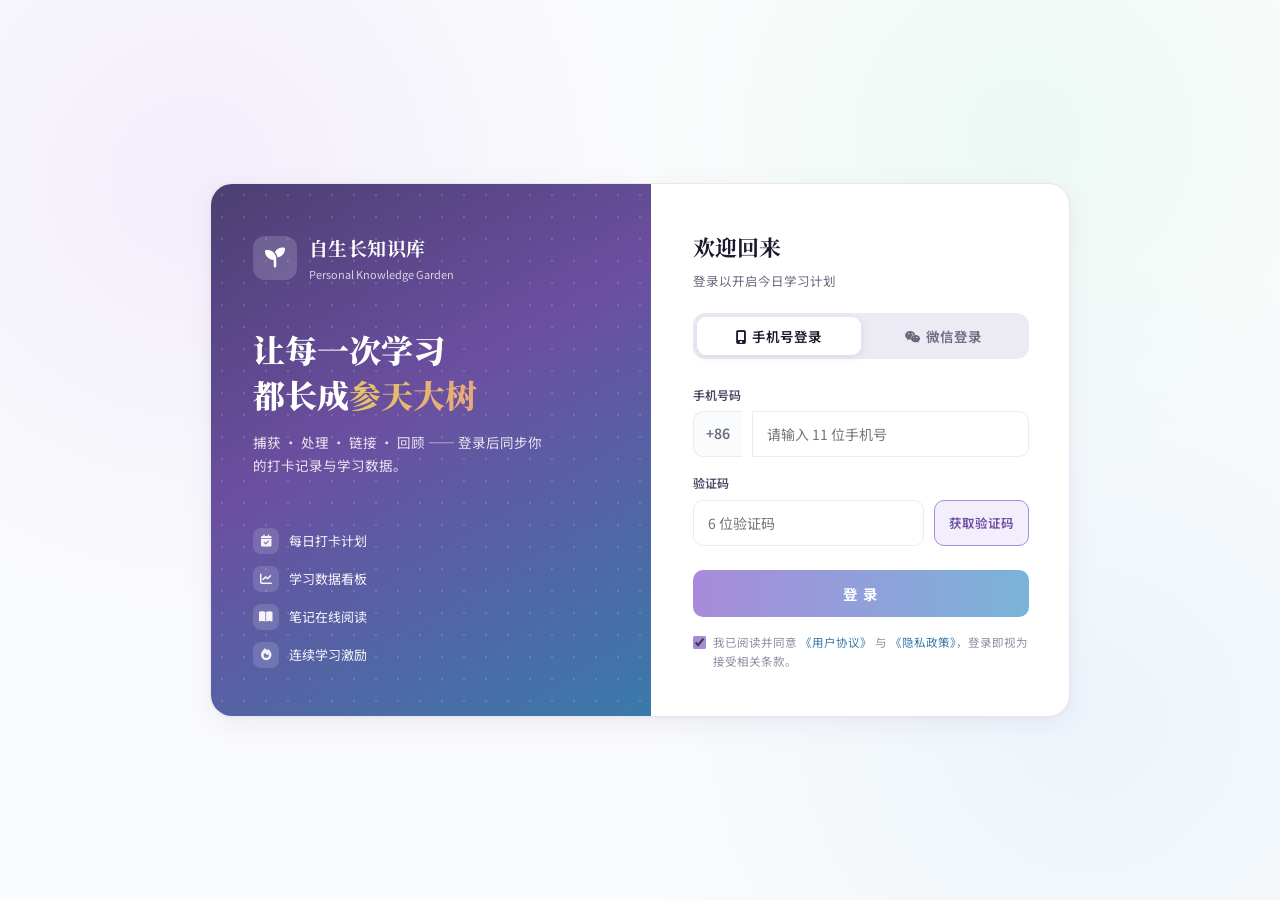
<file: login.html>
<!DOCTYPE html>
<html lang="zh-CN">
<head>
<meta charset="UTF-8">
<meta name="viewport" content="width=device-width, initial-scale=1.0">
<title>登录 · 自生长知识库</title>
<link rel="preconnect" href="https://fonts.googleapis.com">
<link href="https://fonts.googleapis.com/css2?family=Noto+Sans+SC:wght@300;400;500;700;900&family=Noto+Serif+SC:wght@600;700;900&family=DM+Sans:wght@400;500;700&display=swap" rel="stylesheet">
<link rel="stylesheet" href="https://cdnjs.cloudflare.com/ajax/libs/font-awesome/6.5.1/css/all.min.css">
<style>
  /* ===== 马卡龙六色设计系统（源自 html-beautifier）===== */
  :root {
    --rose-500:#e8889a;  --rose-100:#fdf0f3;
    --mint-500:#6bc4a6;  --mint-100:#edf9f4;  --mint-deep:#3d8e72;
    --lavender-500:#a78bda; --lavender-100:#f3eefb; --lavender-deep:#6b4fa0;
    --butter-500:#e4c56a; --butter-100:#fdf8e8;
    --sky-500:#7ab4d9;   --sky-100:#edf5fb;   --sky-deep:#3a7aaa;
    --peach-500:#e8a87c; --peach-100:#fdf3ec;
    --ink-900:#1a1a2e; --ink-600:#4a4862; --ink-500:#6b6880; --ink-400:#908da3; --ink-200:#d8d6e3; --ink-100:#eceaf3;
    --base-50:#fafbfc;
    --card-border:#e8e6ef;
    --card-shadow:0 1px 3px rgba(100,80,140,.05), 0 8px 28px rgba(100,80,140,.08);
    --radius:16px; --radius-sm:10px;
  }
  *,*::before,*::after{ margin:0; padding:0; box-sizing:border-box; }
  body{
    font-family:'Noto Sans SC','DM Sans',-apple-system,'PingFang SC','Microsoft YaHei',sans-serif;
    background:var(--base-50); color:var(--ink-900); line-height:1.7;
    min-height:100vh; display:flex; align-items:center; justify-content:center; padding:24px;
    background-image:radial-gradient(circle at 15% 20%, var(--lavender-100) 0, transparent 34%),
                     radial-gradient(circle at 85% 80%, var(--sky-100) 0, transparent 36%),
                     radial-gradient(circle at 80% 15%, var(--mint-100) 0, transparent 30%);
  }
  .auth-wrap{ display:grid; grid-template-columns:440px 420px; width:860px; max-width:100%; background:#fff;
    border-radius:22px; overflow:hidden; border:1px solid var(--card-border); box-shadow:var(--card-shadow); }

  /* ===== 左侧品牌区 ===== */
  .brand{ position:relative; padding:48px 42px; color:#fff; overflow:hidden;
    background:linear-gradient(150deg,#4b3f72 0%, #6b4fa0 42%, #3a7aaa 100%); display:flex; flex-direction:column; }
  .brand::after{ content:''; position:absolute; inset:0;
    background-image:radial-gradient(rgba(255,255,255,.14) 1px, transparent 1px); background-size:22px 22px; pointer-events:none; }
  .brand-logo{ display:flex; align-items:center; gap:12px; position:relative; z-index:1; }
  .brand-logo .icon-box{ width:44px; height:44px; border-radius:12px; background:rgba(255,255,255,.16);
    display:flex; align-items:center; justify-content:center; font-size:20px; }
  .brand-logo b{ font-family:'Noto Serif SC',serif; font-size:19px; letter-spacing:.02em; }
  .brand-logo small{ display:block; font-size:11px; opacity:.75; font-weight:400; }
  .brand h1{ position:relative; z-index:1; font-family:'Noto Serif SC',serif; font-size:32px; font-weight:900; line-height:1.4; margin:44px 0 14px; }
  .brand h1 .gt{ background:linear-gradient(90deg,#e4c56a,#e8a87c); -webkit-background-clip:text; background-clip:text; color:transparent; }
  .brand p{ position:relative; z-index:1; font-size:13.5px; opacity:.85; max-width:300px; }
  .brand-feats{ position:relative; z-index:1; margin-top:auto; padding-top:36px; display:flex; flex-direction:column; gap:12px; }
  .brand-feats div{ display:flex; align-items:center; gap:10px; font-size:13px; opacity:.94; }
  .brand-feats i{ width:26px; height:26px; border-radius:8px; background:rgba(255,255,255,.15); display:flex; align-items:center; justify-content:center; font-size:12px; flex-shrink:0; }

  /* ===== 右侧登录区 ===== */
  .panel{ padding:44px 42px; display:flex; flex-direction:column; }
  .panel h2{ font-family:'Noto Serif SC',serif; font-size:22px; font-weight:700; }
  .panel .sub{ font-size:12.5px; color:var(--ink-500); margin:4px 0 22px; }

  /* Tabs */
  .tabs{ display:flex; background:var(--ink-100); border-radius:12px; padding:4px; margin-bottom:26px; }
  .tab{ flex:1; text-align:center; padding:9px 0; font-size:13.5px; font-weight:600; color:var(--ink-500);
    border-radius:9px; cursor:pointer; border:none; background:transparent; font-family:inherit; }
  .tab.active{ background:#fff; color:var(--ink-900); box-shadow:0 2px 8px rgba(100,80,140,.12); }
  .tab i{ margin-right:6px; }

  /* 表单 */
  .field{ margin-bottom:16px; }
  .field label{ display:block; font-size:12px; font-weight:600; color:var(--ink-600); margin-bottom:6px; }
  .input-row{ display:flex; gap:10px; }
  .field input{
    width:100%; padding:12px 14px; border:1.5px solid var(--ink-100); border-radius:var(--radius-sm);
    font-size:14px; font-family:inherit; outline:none; background:#fff; color:var(--ink-900);
  }
  .field input:focus{ border-color:var(--lavender-500); background:var(--lavender-50,#f9f6fd); }
  .input-prefix{ display:flex; align-items:center; padding:0 12px; border:1.5px solid var(--ink-100); border-right:none;
    border-radius:var(--radius-sm) 0 0 var(--radius-sm); font-size:14px; color:var(--ink-500); background:var(--base-50); font-weight:600; }
  .input-row .input-prefix + input{ border-radius:0 var(--radius-sm) var(--radius-sm) 0; }
  .btn-code{ flex-shrink:0; padding:0 14px; border:1.5px solid var(--lavender-500); background:var(--lavender-100);
    color:var(--lavender-deep); font-size:12.5px; font-weight:600; border-radius:var(--radius-sm); cursor:pointer; font-family:inherit; white-space:nowrap; }
  .btn-code:disabled{ border-color:var(--ink-200); background:var(--ink-100); color:var(--ink-400); cursor:not-allowed; }

  .btn-primary{
    width:100%; padding:13px; margin-top:8px; border:none; border-radius:var(--radius-sm);
    background:linear-gradient(90deg,var(--lavender-500),var(--sky-500)); color:#fff;
    font-size:14.5px; font-weight:700; cursor:pointer; font-family:inherit; letter-spacing:.06em;
  }
  .btn-primary:disabled{ opacity:.55; cursor:not-allowed; }

  .agree{ display:flex; align-items:flex-start; gap:7px; font-size:11.5px; color:var(--ink-400); margin-top:16px; }
  .agree input{ margin-top:3px; accent-color:var(--lavender-500); }
  .agree a{ color:var(--sky-deep); text-decoration:none; }

  /* 微信二维码 */
  .wechat-box{ text-align:center; padding:6px 0 2px; }
  .qr-frame{ width:196px; height:196px; margin:6px auto 14px; border:1.5px solid var(--card-border); border-radius:14px;
    padding:12px; position:relative; background:#fff; }
  .qr-grid{ width:100%; height:100%; display:grid; grid-template-columns:repeat(12,1fr); grid-template-rows:repeat(12,1fr); gap:1.5px; }
  .qr-grid i{ border-radius:1.5px; }
  .qr-corner{ position:absolute; width:34px; height:34px; border:4px solid var(--ink-900); border-radius:6px; background:#fff; }
  .qr-corner::after{ content:''; position:absolute; inset:7px; background:var(--ink-900); border-radius:2px; }
  .qr-corner.tl{ top:22px; left:22px; } .qr-corner.tr{ top:22px; right:22px; } .qr-corner.bl{ bottom:22px; left:22px; }
  .qr-logo{ position:absolute; inset:0; margin:auto; width:38px; height:38px; border-radius:9px; background:#07c160;
    display:flex; align-items:center; justify-content:center; color:#fff; font-size:19px; border:3px solid #fff; }
  .wechat-tip{ font-size:12.5px; color:var(--ink-500); }
  .wechat-tip i{ color:#07c160; margin-right:5px; }
  .qr-scanned{ position:absolute; inset:0; background:rgba(255,255,255,.94); border-radius:14px;
    display:none; flex-direction:column; align-items:center; justify-content:center; gap:10px; }
  .qr-scanned.show{ display:flex; }
  .qr-scanned .ok{ width:52px; height:52px; border-radius:50%; background:var(--mint-100); color:var(--mint-deep);
    display:flex; align-items:center; justify-content:center; font-size:24px; }
  .qr-scanned b{ font-size:14px; }
  .qr-scanned span{ font-size:12px; color:var(--ink-500); }
  .btn-ghost{ margin-top:14px; background:none; border:none; color:var(--sky-deep); font-size:12px; cursor:pointer; font-family:inherit; }

  /* Toast */
  .toast{ position:fixed; bottom:32px; left:50%; transform:translateX(-50%) translateY(120px);
    background:var(--ink-900); color:#fff; padding:12px 22px; border-radius:12px; font-size:13.5px; font-weight:500;
    box-shadow:0 12px 32px rgba(26,26,46,.28); transition:transform .3s; z-index:99; max-width:88vw; }
  .toast.show{ transform:translateX(-50%) translateY(0); }
  .toast .code{ font-family:'DM Sans',monospace; font-weight:700; color:var(--butter-500); letter-spacing:.15em; }

  @media (max-width:860px){
    .auth-wrap{ grid-template-columns:1fr; width:440px; }
    .brand{ padding:34px 30px 28px; }
    .brand h1{ font-size:25px; margin:26px 0 10px; }
    .brand-feats{ flex-direction:row; flex-wrap:wrap; gap:8px 18px; padding-top:22px; }
    .panel{ padding:32px 26px; }
  }
</style>
</head>
<body>

<div class="auth-wrap">
  <!-- 左侧品牌区 -->
  <div class="brand">
    <div class="brand-logo">
      <div class="icon-box"><i class="fa-solid fa-seedling"></i></div>
      <div><b>自生长知识库</b><small>Personal Knowledge Garden</small></div>
    </div>
    <h1>让每一次学习<br>都长成<span class="gt">参天大树</span></h1>
    <p>捕获 · 处理 · 链接 · 回顾 —— 登录后同步你的打卡记录与学习数据。</p>
    <div class="brand-feats">
      <div><i class="fa-solid fa-calendar-check"></i>每日打卡计划</div>
      <div><i class="fa-solid fa-chart-line"></i>学习数据看板</div>
      <div><i class="fa-solid fa-book-open"></i>笔记在线阅读</div>
      <div><i class="fa-solid fa-fire"></i>连续学习激励</div>
    </div>
  </div>

  <!-- 右侧登录区 -->
  <div class="panel">
    <h2>欢迎回来</h2>
    <div class="sub">登录以开启今日学习计划</div>

    <div class="tabs">
      <button class="tab active" data-tab="phone"><i class="fa-solid fa-mobile-screen"></i>手机号登录</button>
      <button class="tab" data-tab="wechat"><i class="fa-brands fa-weixin"></i>微信登录</button>
    </div>

    <!-- 手机号登录 -->
    <div id="pane-phone">
      <div class="field">
        <label>手机号码</label>
        <div class="input-row">
          <span class="input-prefix">+86</span>
          <input type="tel" id="phoneInput" placeholder="请输入 11 位手机号" maxlength="11" inputmode="numeric">
        </div>
      </div>
      <div class="field">
        <label>验证码</label>
        <div class="input-row">
          <input type="text" id="codeInput" placeholder="6 位验证码" maxlength="6" inputmode="numeric">
          <button class="btn-code" id="btnSendCode">获取验证码</button>
        </div>
      </div>
      <button class="btn-primary" id="btnPhoneLogin">登 录</button>
    </div>

    <!-- 微信登录 -->
    <div id="pane-wechat" style="display:none">
      <div class="wechat-box">
        <div class="qr-frame" id="qrFrame">
          <div class="qr-grid" id="qrGrid"></div>
          <div class="qr-corner tl"></div><div class="qr-corner tr"></div><div class="qr-corner bl"></div>
          <div class="qr-logo"><i class="fa-brands fa-weixin"></i></div>
          <div class="qr-scanned" id="qrScanned">
            <div class="ok"><i class="fa-solid fa-check"></i></div>
            <b>扫码成功</b>
            <span>请在手机上确认登录</span>
            <button class="btn-ghost" id="btnWechatConfirm">模拟：手机确认登录 →</button>
          </div>
        </div>
        <div class="wechat-tip"><i class="fa-brands fa-weixin"></i>打开微信「扫一扫」扫描二维码登录</div>
        <button class="btn-ghost" id="btnRefreshQr">二维码已过期？点击刷新</button>
      </div>
    </div>

    <div class="agree">
      <input type="checkbox" id="agreeCheck" checked>
      <span>我已阅读并同意 <a href="#">《用户协议》</a> 与 <a href="#">《隐私政策》</a>，登录即视为接受相关条款。</span>
    </div>
  </div>
</div>

<div class="toast" id="toast"></div>

<script>
/* =====================================================
 * 登录模块（前端模拟实现）
 * 说明：真实上线需后端配合 ——
 *  · 手机验证码需接入短信服务商（阿里云/腾讯云短信）
 *  · 微信登录需接入微信开放平台 OAuth2.0
 * 当前版本在浏览器本地模拟完整流程，数据存 localStorage
 * ===================================================== */
const USER_KEY = 'zsk.user';          // 当前登录用户
const USERS_KEY = 'zsk.users';        // 已注册用户表 {phoneOrWx: {name,avatar,type}}

/* ---------- 工具 ---------- */
function load(key, fallback){ try{ return JSON.parse(localStorage.getItem(key)) ?? fallback; }catch{ return fallback; } }
function save(key, val){ try{ localStorage.setItem(key, JSON.stringify(val)); }catch(e){ /* 存储不可用时静默降级 */ } }
function remove(key){ try{ localStorage.removeItem(key); }catch(e){} }
/* file:// 协议下各页面 localStorage 相互隔离，登录态通过 URL hash 编码接力 */
function encodeUser(u){ return btoa(encodeURIComponent(JSON.stringify(u))); }
function decodeUser(s){ try{ return JSON.parse(decodeURIComponent(atob(s))); }catch{ return null; } }
function withHash(url, u){ return url + '#u=' + encodeUser(u); }

let toastTimer;
function toast(html){
  const el = document.getElementById('toast');
  el.innerHTML = html; el.classList.add('show');
  clearTimeout(toastTimer); toastTimer = setTimeout(()=>el.classList.remove('show'), 2600);
}

/* 退出标记：带 #out=1 进入时清除本页残留登录态，避免「退出后又被自动登回」 */
if (location.hash.indexOf('out=1') !== -1) {
  remove(USER_KEY);
  history.replaceState(null, '', location.pathname + location.search);
} else if (load(USER_KEY, null)) {
  /* 已在本页登录过 → 带登录态接力进主页（防止踢回登录页死循环） */
  location.replace(withHash('dashboard.html', load(USER_KEY, null)));
}

/* ---------- Tab 切换 ---------- */
document.querySelectorAll('.tab').forEach(tab=>{
  tab.addEventListener('click', ()=>{
    document.querySelectorAll('.tab').forEach(t=>t.classList.remove('active'));
    tab.classList.add('active');
    const target = tab.dataset.tab;
    document.getElementById('pane-phone').style.display  = target==='phone'  ? 'block':'none';
    document.getElementById('pane-wechat').style.display = target==='wechat' ? 'block':'none';
  });
});

/* ---------- 公共：完成登录 ---------- */
function finishLogin(account, type){
  const users = load(USERS_KEY, {});
  // 老用户读档案，新用户建档
  const user = users[account] || {
    name: type==='phone' ? `学习者${account.slice(-4)}` : '微信学习er',
    avatar: null,
    type, account
  };
  users[account] = user;
  save(USERS_KEY, users);
  const session = { ...user, loginAt: Date.now() };
  save(USER_KEY, session);
  toast(`登录成功，欢迎回来 · ${user.name}`);
  // 登录态编码进 hash，接力给目标页
  setTimeout(()=> location.href = withHash('dashboard.html', session), 700);
}

function checkAgree(){
  if (!document.getElementById('agreeCheck').checked){
    toast('请先勾选并同意《用户协议》与《隐私政策》');
    return false;
  }
  return true;
}

/* ========== 手机号登录 ========== */
const phoneInput = document.getElementById('phoneInput');
const codeInput  = document.getElementById('codeInput');
const btnSend    = document.getElementById('btnSendCode');
const btnLogin   = document.getElementById('btnPhoneLogin');
let sentCode = null, cooldown = 0, cdTimer = null;

const PHONE_RE = /^1[3-9]\d{9}$/;

phoneInput.addEventListener('input', ()=> phoneInput.value = phoneInput.value.replace(/\D/g,''));
codeInput .addEventListener('input', ()=> codeInput.value  = codeInput.value.replace(/\D/g,''));

btnSend.addEventListener('click', ()=>{
  const phone = phoneInput.value.trim();
  if (!PHONE_RE.test(phone)){ toast('手机号格式不正确，请检查后重试'); return; }
  // 模拟服务端发送验证码（真实环境由短信服务商下发）
  sentCode = String(Math.floor(100000 + Math.random()*900000));
  toast(`验证码已发送（模拟）：<span class="code">${sentCode}</span>`);
  // 60 秒倒计时
  cooldown = 60;
  btnSend.disabled = true;
  btnSend.textContent = `${cooldown}s 后重发`;
  cdTimer = setInterval(()=>{
    cooldown--;
    if (cooldown <= 0){ clearInterval(cdTimer); btnSend.disabled = false; btnSend.textContent = '获取验证码'; }
    else btnSend.textContent = `${cooldown}s 后重发`;
  }, 1000);
});

btnLogin.addEventListener('click', ()=>{
  const phone = phoneInput.value.trim();
  const code  = codeInput.value.trim();
  if (!PHONE_RE.test(phone)) { toast('请先输入正确的手机号'); return; }
  if (!sentCode)             { toast('请先获取验证码'); return; }
  if (code.length !== 6)     { toast('请输入 6 位验证码'); return; }
  if (code !== sentCode)     { toast('验证码错误，请重新输入'); return; }
  if (!checkAgree())         return;
  finishLogin(phone, 'phone');
});
codeInput.addEventListener('keydown', e=>{ if(e.key==='Enter') btnLogin.click(); });

/* ========== 微信登录 ========== */
const qrGrid    = document.getElementById('qrGrid');
const qrScanned = document.getElementById('qrScanned');
let qrExpireTimer = null, scanTimer = null;

function drawMockQr(){
  // 生成装饰性模拟二维码图案（非真实可扫）
  qrGrid.innerHTML = '';
  for (let i=0; i<144; i++){
    const cell = document.createElement('i');
    cell.style.background = Math.random() > .52 ? '#1a1a2e' : 'transparent';
    qrGrid.appendChild(cell);
  }
  qrScanned.classList.remove('show');
  // 7 秒后自动进入"已扫码"演示态（模拟用户拿手机扫了）
  clearTimeout(scanTimer);
  scanTimer = setTimeout(()=> qrScanned.classList.add('show'), 3500);
  // 2 分钟过期
  clearTimeout(qrExpireTimer);
  qrExpireTimer = setTimeout(()=> toast('二维码已过期，请点击刷新'), 120000);
}
drawMockQr();

document.getElementById('btnRefreshQr').addEventListener('click', drawMockQr);
document.getElementById('btnWechatConfirm').addEventListener('click', ()=>{
  if (!checkAgree()) return;
  // 模拟微信端确认后返回的临时凭证 → 换取登录态
  const mockWxId = 'wx_' + Math.random().toString(36).slice(2, 10);
  finishLogin(mockWxId, 'wechat');
});
</script>
</body>
</html>
</file>
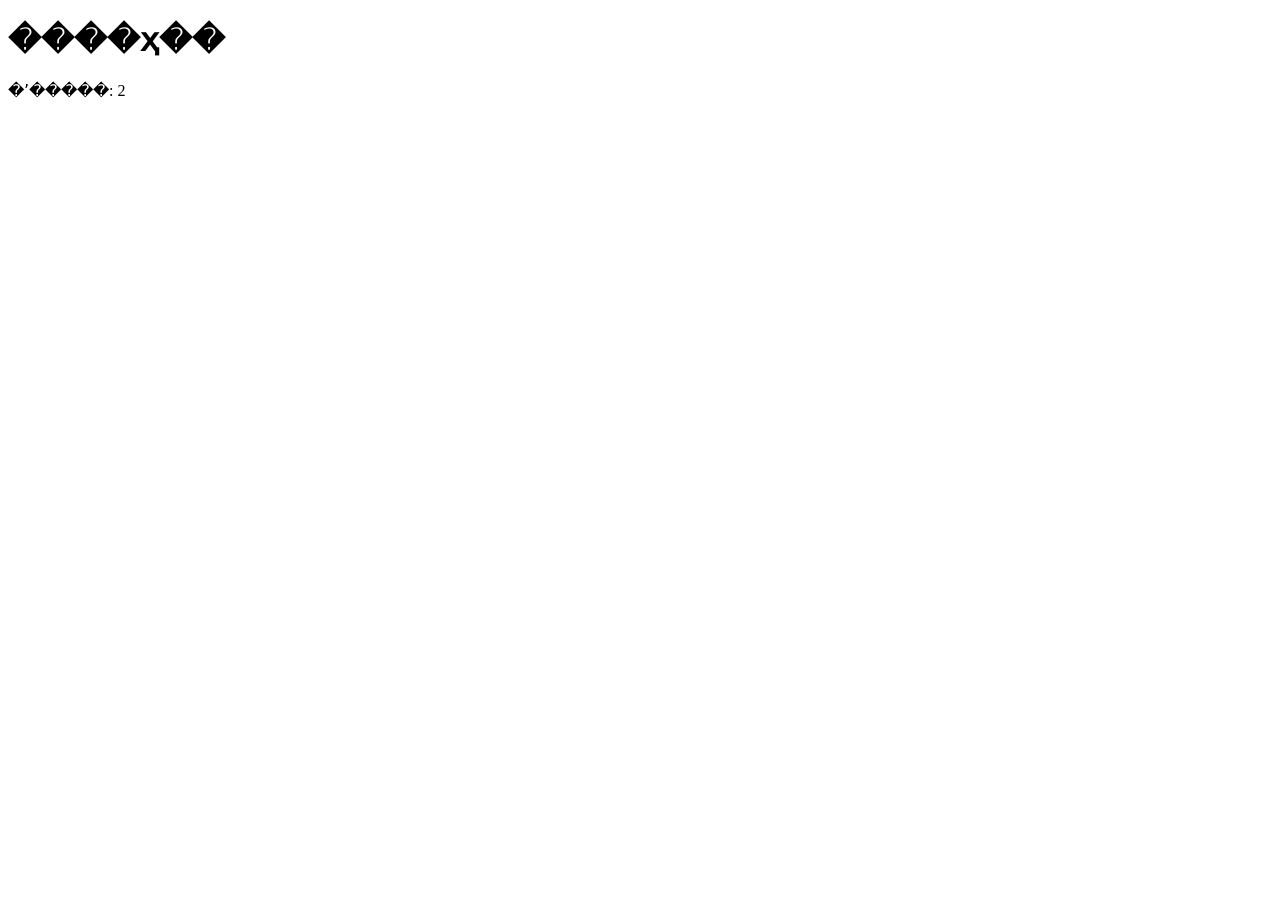
<file: test.html>
<!DOCTYPE html>
<html>
<head>
    <meta charset="UTF-8">
    <title>����</title>
</head>
<body>
    <h1>����ҳ��</h1>
    <div id="result"></div>
    <script>
        // ����notes����
        const testNotes = [
            {"title": "����1", "path": "test1.md"},
            {"title": "����2", "path": "test2.md"}
        ];
        
        document.getElementById("result").innerHTML = "�ʼ�����: " + testNotes.length;
    </script>
</body>
</html>
</file>
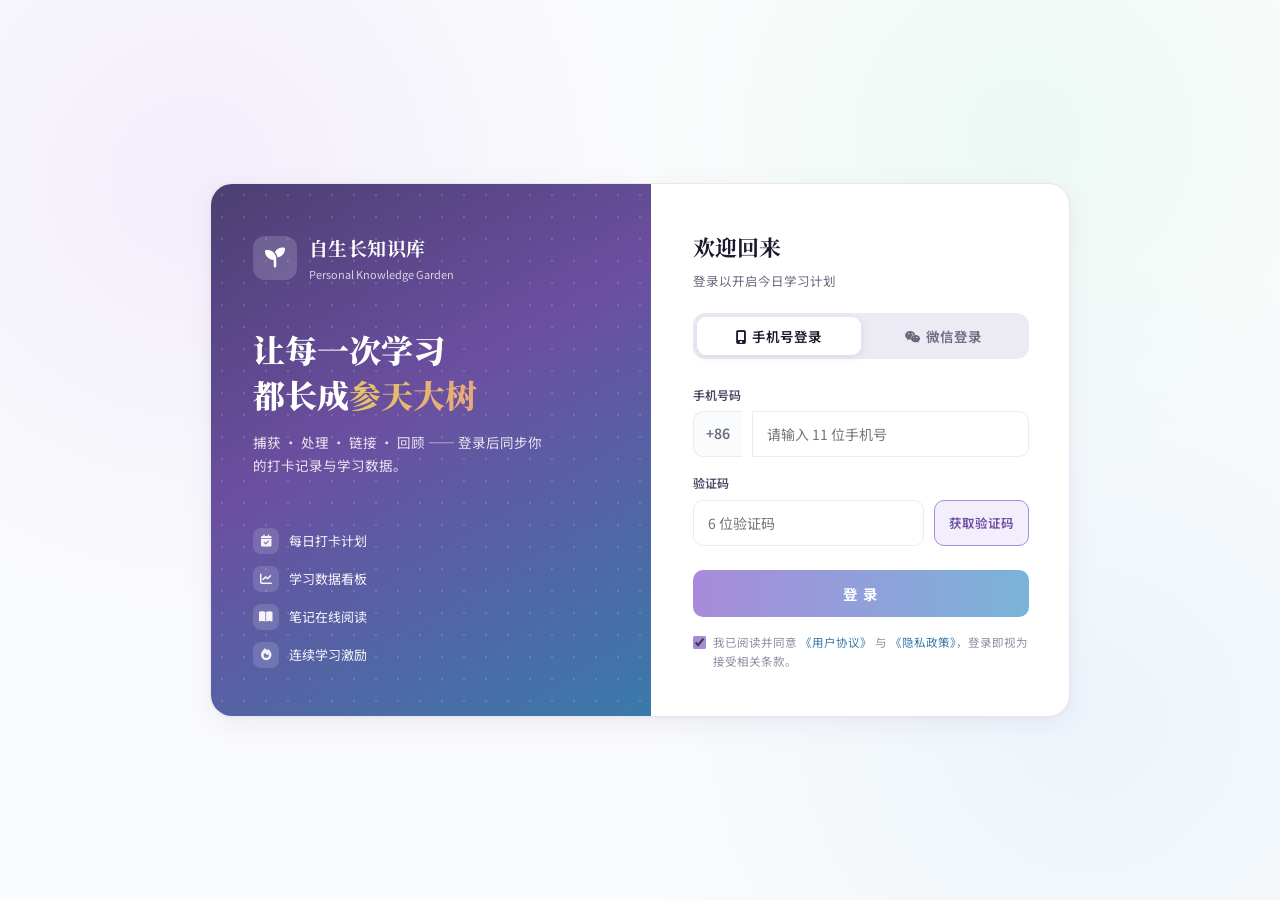
<file: 今日打卡.html>
<!DOCTYPE html>
<html lang="zh-CN">
<head>
<meta charset="UTF-8">
<meta name="viewport" content="width=device-width, initial-scale=1.0">
<title>每日打卡 · 学习计划</title>
<link rel="preconnect" href="https://fonts.googleapis.com">
<link href="https://fonts.googleapis.com/css2?family=Noto+Sans+SC:wght@300;400;500;700;900&family=Noto+Serif+SC:wght@600;700;900&family=DM+Sans:wght@400;500;700&display=swap" rel="stylesheet">
<link rel="stylesheet" href="https://cdnjs.cloudflare.com/ajax/libs/font-awesome/6.5.1/css/all.min.css">
<style>
  /* ===== 马卡龙六色设计系统（源自 html-beautifier）===== */
  :root {
    --rose-500:#e8889a;  --rose-100:#fdf0f3;  --rose-deep:#c45a65;
    --mint-500:#6bc4a6;  --mint-100:#edf9f4;  --mint-deep:#3d8e72;
    --lavender-500:#a78bda; --lavender-100:#f3eefb; --lavender-deep:#6b4fa0;
    --butter-500:#e4c56a; --butter-100:#fdf8e8; --butter-deep:#b89520;
    --sky-500:#7ab4d9;   --sky-100:#edf5fb;   --sky-deep:#3a7aaa;
    --peach-500:#e8a87c; --peach-100:#fdf3ec; --peach-deep:#c47530;
    --ink-900:#1a1a2e; --ink-600:#4a4862; --ink-500:#6b6880; --ink-400:#908da3; --ink-200:#d8d6e3; --ink-100:#eceaf3;
    --base-50:#fafbfc;
    --card-border:#e8e6ef;
    --card-shadow:0 1px 3px rgba(100,80,140,.04), 0 4px 16px rgba(100,80,140,.05);
    --danger:#e05c5c;
    --radius:16px; --radius-sm:10px;
  }
  *,*::before,*::after{ margin:0; padding:0; box-sizing:border-box; }
  body{
    font-family:'Noto Sans SC','DM Sans',-apple-system,'PingFang SC','Microsoft YaHei',sans-serif;
    background:var(--base-50); color:var(--ink-900); line-height:1.7;
  }
  .page{ max-width:1080px; margin:0 auto; padding:0 20px 40px; }

  /* ===== 顶部导航 ===== */
  .topnav{ display:flex; align-items:center; gap:18px; padding:14px 0; border-bottom:1px solid var(--card-border); margin-bottom:26px; }
  .topnav .logo{ display:flex; align-items:center; gap:10px; font-family:'Noto Serif SC',serif; font-weight:700; font-size:16px; }
  .topnav .logo .icon-box{ width:34px; height:34px; border-radius:10px; background:linear-gradient(135deg,var(--lavender-500),var(--sky-500));
    display:flex; align-items:center; justify-content:center; color:#fff; font-size:15px; }
  .nav-links{ display:flex; gap:6px; margin-left:12px; }
  .nav-links a{ text-decoration:none; color:var(--ink-500); font-size:13.5px; font-weight:500; padding:7px 14px; border-radius:20px; }
  .nav-links a.active{ background:var(--lavender-100); color:var(--lavender-deep); font-weight:600; }
  .nav-user{ margin-left:auto; display:flex; align-items:center; gap:10px; }
  .avatar{ width:32px; height:32px; border-radius:50%; background:linear-gradient(135deg,var(--peach-500),var(--rose-500));
    color:#fff; display:flex; align-items:center; justify-content:center; font-size:13px; font-weight:700; }
  .nav-user .uname{ font-size:13px; font-weight:600; color:var(--ink-600); }
  .btn-logout{ background:none; border:1px solid var(--card-border); color:var(--ink-400); font-size:12px;
    padding:5px 12px; border-radius:16px; cursor:pointer; font-family:inherit; }
  .btn-logout:hover{ border-color:var(--rose-500); color:var(--rose-deep); }

  /* ===== Hero 区 ===== */
  .hero{ display:flex; align-items:center; gap:30px; background:#fff; border:1px solid var(--card-border);
    border-radius:var(--radius); box-shadow:var(--card-shadow); padding:26px 30px; margin-bottom:16px; flex-wrap:wrap; }
  .hero-info{ flex:1; min-width:260px; }
  .hero-eyebrow{ display:inline-flex; align-items:center; gap:7px; font-size:11.5px; font-weight:700; letter-spacing:.08em;
    color:var(--lavender-deep); background:var(--lavender-100); padding:4px 12px; border-radius:14px; text-transform:uppercase; }
  .hero h1{ font-family:'Noto Serif SC',serif; font-size:27px; font-weight:900; margin:10px 0 4px; }
  .hero h1 .gt{ background:linear-gradient(90deg,var(--lavender-500),var(--sky-500)); -webkit-background-clip:text; background-clip:text; color:transparent; }
  .hero .date-line{ font-size:13px; color:var(--ink-500); }
  .hero-meta{ display:flex; gap:10px; margin-top:14px; flex-wrap:wrap; }
  .meta-pill{ display:inline-flex; align-items:center; gap:6px; font-size:12px; font-weight:600; padding:5px 12px; border-radius:14px; }
  .meta-pill.fire{ background:var(--rose-100); color:var(--rose-deep); }
  .meta-pill.gold{ background:var(--butter-100); color:var(--butter-deep); }
  /* 进度环 */
  .ring-wrap{ position:relative; width:132px; height:132px; flex-shrink:0; }
  .ring-wrap svg{ transform:rotate(-90deg); }
  .ring-bg{ fill:none; stroke:var(--ink-100); stroke-width:11; }
  .ring-fg{ fill:none; stroke:url(#ringGrad); stroke-width:11; stroke-linecap:round; }
  .ring-center{ position:absolute; inset:0; display:flex; flex-direction:column; align-items:center; justify-content:center; }
  .ring-center b{ font-family:'DM Sans',sans-serif; font-size:26px; font-weight:700; }
  .ring-center span{ font-size:10.5px; color:var(--ink-400); font-weight:600; letter-spacing:.05em; }

  /* ===== 统计卡 ===== */
  .stats-grid{ display:grid; grid-template-columns:repeat(4,1fr); gap:12px; margin-bottom:16px; }
  .stat-card{ background:#fff; border:1px solid var(--card-border); border-radius:var(--radius-sm); padding:16px 18px; box-shadow:var(--card-shadow); }
  .stat-top{ display:flex; align-items:center; gap:9px; }
  .icon-box{ border-radius:9px; display:flex; align-items:center; justify-content:center; flex-shrink:0; }
  .ib-34{ width:34px; height:34px; font-size:14px; }
  .ib-30{ width:30px; height:30px; font-size:13px; border-radius:8px; }
  .icon-box.rose{ background:var(--rose-100); color:var(--rose-deep); }
  .icon-box.mint{ background:var(--mint-100); color:var(--mint-deep); }
  .icon-box.sky{ background:var(--sky-100); color:var(--sky-deep); }
  .icon-box.butter{ background:var(--butter-100); color:var(--butter-deep); }
  .icon-box.lavender{ background:var(--lavender-100); color:var(--lavender-deep); }
  .icon-box.peach{ background:var(--peach-100); color:var(--peach-deep); }
  .stat-label{ font-size:11.5px; color:var(--ink-400); font-weight:600; }
  .stat-value{ font-family:'DM Sans',sans-serif; font-size:25px; font-weight:700; line-height:1.2; }
  .stat-value small{ font-size:13px; color:var(--ink-400); font-weight:600; }
  .stat-card.c-streak .stat-value{ color:var(--rose-deep); }
  .stat-card.c-done .stat-value{ color:var(--lavender-deep); }
  .stat-card.c-total .stat-value{ color:var(--mint-deep); }
  .stat-card.c-task .stat-value{ color:var(--sky-deep); }

  /* ===== 主布局 ===== */
  .main-grid{ display:grid; grid-template-columns:1.5fr 1fr; gap:14px; margin-bottom:16px; align-items:start; }
  .card{ background:#fff; border:1px solid var(--card-border); border-radius:var(--radius); box-shadow:var(--card-shadow); padding:20px; }
  .sec-head{ display:flex; align-items:center; gap:9px; margin-bottom:4px; }
  .sec-head h2{ font-family:'Noto Serif SC',serif; font-size:16.5px; font-weight:700; }
  .sec-head .hint{ margin-left:auto; font-size:11.5px; color:var(--ink-400); font-weight:400; }
  .divider{ height:2px; width:44px; border-radius:2px; background:linear-gradient(90deg,var(--lavender-500),var(--sky-500)); margin:6px 0 14px; }

  /* ===== 任务清单 ===== */
  .toolbar{ display:flex; gap:8px; margin-bottom:12px; flex-wrap:wrap; align-items:center; }
  .tpl-select{ padding:8px 12px; border:1.5px solid var(--card-border); border-radius:var(--radius-sm); font-size:12.5px;
    font-family:inherit; background:#fff; color:var(--ink-600); cursor:pointer; outline:none; max-width:190px; }
  .tpl-select:focus{ border-color:var(--lavender-500); }
  .btn{ padding:8px 14px; border-radius:var(--radius-sm); font-size:12.5px; font-weight:600; cursor:pointer;
    font-family:inherit; border:1.5px solid transparent; }
  .btn-ghost{ background:#fff; border-color:var(--card-border); color:var(--ink-500); }
  .btn-ghost:hover{ border-color:var(--lavender-500); color:var(--lavender-deep); }
  .btn-ghost.danger:hover{ border-color:var(--danger); color:var(--danger); }
  .btn-primary{ background:linear-gradient(90deg,var(--lavender-500),var(--sky-500)); color:#fff; border:none; }
  .btn-primary:hover{ opacity:.92; }

  .task-list{ list-style:none; }
  .task-item{ display:flex; align-items:center; gap:12px; padding:11px 14px; border:1.5px solid var(--card-border);
    border-radius:var(--radius-sm); margin-bottom:8px; cursor:pointer; user-select:none; background:#fff; }
  .task-item:hover{ border-color:var(--lavender-500); }
  .task-item.done{ background:var(--base-50); }
  .task-item.done .task-text{ text-decoration:line-through; color:var(--ink-400); }
  .task-item.starred{ border-color:var(--butter-500); background:var(--butter-100); }
  .task-item.starred.done{ background:var(--base-50); }
  .checkbox{ width:21px; height:21px; border-radius:6px; border:2px solid var(--ink-200); display:flex; align-items:center;
    justify-content:center; flex-shrink:0; color:#fff; font-size:11px; }
  .task-item.done .checkbox{ background:var(--mint-500); border-color:var(--mint-500); }
  .task-text{ flex:1; font-size:14px; min-width:0; }
  .tag{ display:inline-block; padding:1px 9px; border-radius:10px; font-size:10.5px; font-weight:600; margin-right:7px; vertical-align:1px; }
  .tag.python{ background:var(--sky-100); color:var(--sky-deep); }
  .tag.ai{ background:var(--lavender-100); color:var(--lavender-deep); }
  .tag.devops{ background:var(--mint-100); color:var(--mint-deep); }
  .tag.projects{ background:var(--peach-100); color:var(--peach-deep); }
  .tag.linux{ background:var(--rose-100); color:var(--rose-deep); }
  .tag.other{ background:var(--ink-100); color:var(--ink-500); }
  .star-btn{ background:none; border:none; cursor:pointer; color:var(--ink-200); font-size:14px; padding:3px; }
  .task-item.starred .star-btn{ color:var(--butter-500); }
  .del-btn{ background:none; border:none; cursor:pointer; color:var(--ink-200); font-size:13px; padding:3px; }
  .del-btn:hover{ color:var(--danger); }
  .task-empty{ text-align:center; padding:26px 10px; color:var(--ink-400); font-size:13px; }
  .task-empty i{ font-size:26px; display:block; margin-bottom:8px; color:var(--ink-200); }

  .add-form{ display:flex; gap:8px; margin-top:14px; padding-top:14px; border-top:1px dashed var(--ink-100); }
  .add-form input[type=text]{ flex:1; min-width:0; padding:10px 13px; border:1.5px solid var(--card-border); border-radius:var(--radius-sm);
    font-size:13.5px; font-family:inherit; outline:none; }
  .add-form input[type=text]:focus{ border-color:var(--lavender-500); }
  .add-form select{ padding:10px 10px; border:1.5px solid var(--card-border); border-radius:var(--radius-sm); font-size:12.5px;
    font-family:inherit; background:#fff; cursor:pointer; outline:none; }

  /* ===== 目标设定 ===== */
  .goal-desc{ font-size:12px; color:var(--ink-500); margin-bottom:12px; }
  .goal-opts{ display:grid; grid-template-columns:repeat(3,1fr); gap:8px; }
  .goal-opt{ border:1.5px solid var(--card-border); border-radius:var(--radius-sm); padding:12px 8px; text-align:center; cursor:pointer; background:#fff; }
  .goal-opt b{ display:block; font-family:'DM Sans',sans-serif; font-size:20px; }
  .goal-opt span{ font-size:10.5px; color:var(--ink-400); font-weight:600; }
  .goal-opt.active{ border-color:var(--mint-500); background:var(--mint-100); }
  .goal-opt.active b, .goal-opt.active span{ color:var(--mint-deep); }
  .goal-status{ margin-top:12px; padding:10px 14px; border-radius:var(--radius-sm); font-size:12.5px; font-weight:600; }
  .goal-status.ok{ background:var(--mint-100); color:var(--mint-deep); }
  .goal-status.no{ background:var(--butter-100); color:var(--butter-deep); }

  /* ===== 模板库 ===== */
  .tpl-list{ display:flex; flex-direction:column; gap:8px; }
  .tpl-card{ border:1.5px solid var(--card-border); border-radius:var(--radius-sm); padding:12px 14px; }
  .tpl-card .tpl-top{ display:flex; align-items:center; gap:8px; }
  .tpl-card .tpl-name{ font-size:13.5px; font-weight:700; flex:1; }
  .tpl-card .tpl-count{ font-size:11px; color:var(--ink-400); font-weight:600; }
  .tpl-card .tpl-items{ font-size:11.5px; color:var(--ink-500); margin-top:5px; line-height:1.6; }
  .tpl-card .tpl-actions{ display:flex; gap:6px; margin-top:9px; }
  .tpl-card .tpl-actions .btn{ padding:5px 11px; font-size:11.5px; }
  .save-tpl-form{ display:flex; gap:8px; margin-top:12px; padding-top:12px; border-top:1px dashed var(--ink-100); }
  .save-tpl-form input{ flex:1; min-width:0; padding:9px 12px; border:1.5px solid var(--card-border); border-radius:var(--radius-sm);
    font-size:12.5px; font-family:inherit; outline:none; }
  .save-tpl-form input:focus{ border-color:var(--lavender-500); }

  /* ===== 周视图 ===== */
  .week-grid{ display:grid; grid-template-columns:repeat(7,1fr); gap:8px; }
  .week-cell{ border:1.5px solid var(--card-border); border-radius:var(--radius-sm); padding:10px 6px; text-align:center; background:#fff; }
  .week-cell .wk{ font-size:10.5px; color:var(--ink-400); font-weight:700; }
  .week-cell .wd{ font-family:'DM Sans',sans-serif; font-size:17px; font-weight:700; margin:3px 0 7px; }
  .week-cell .dot{ width:26px; height:26px; margin:0 auto; border-radius:50%; display:flex; align-items:center; justify-content:center;
    font-size:11px; background:var(--ink-100); color:var(--ink-400); }
  .week-cell .dot.full{ background:var(--mint-500); color:#fff; }
  .week-cell .dot.part{ background:var(--butter-500); color:#fff; }
  .week-cell .dot.zero{ background:var(--rose-100); color:var(--rose-deep); }
  .week-cell.today{ border-color:var(--lavender-500); }
  .week-cell.future{ opacity:.45; }

  /* ===== 热力图 ===== */
  .heatmap{ display:grid; grid-template-columns:repeat(15,1fr); gap:6px; margin-top:6px; }
  .heat-cell{ aspect-ratio:1; border-radius:5px; background:var(--ink-100); cursor:default; }
  .heat-cell.lvl-1{ background:#dceee6; }
  .heat-cell.lvl-2{ background:#a9d9c4; }
  .heat-cell.lvl-3{ background:#6bc4a6; }
  .heat-cell.lvl-4{ background:#3d8e72; }
  .heat-cell.today{ outline:2.5px solid var(--lavender-500); outline-offset:1.5px; }
  .heat-legend{ display:flex; align-items:center; gap:7px; margin-top:12px; font-size:11px; color:var(--ink-400); justify-content:flex-end; }
  .heat-legend .scale{ display:flex; gap:3px; }
  .heat-legend .scale div{ width:12px; height:12px; border-radius:3px; }
  .heat-legend .scale div:nth-child(1){ background:var(--ink-100); }
  .heat-legend .scale div:nth-child(2){ background:#dceee6; }
  .heat-legend .scale div:nth-child(3){ background:#a9d9c4; }
  .heat-legend .scale div:nth-child(4){ background:#6bc4a6; }
  .heat-legend .scale div:nth-child(5){ background:#3d8e72; }

  /* ===== 成就墙 ===== */
  .badge-grid{ display:grid; grid-template-columns:repeat(5,1fr); gap:10px; }
  .badge{ border:1.5px solid var(--card-border); border-radius:var(--radius-sm); padding:14px 8px; text-align:center; background:#fff; }
  .badge .b-icon{ width:44px; height:44px; margin:0 auto 8px; border-radius:50%; background:var(--ink-100); color:var(--ink-200);
    display:flex; align-items:center; justify-content:center; font-size:18px; }
  .badge b{ display:block; font-size:12px; color:var(--ink-400); }
  .badge span{ font-size:10px; color:var(--ink-400); opacity:.7; }
  .badge.earned{ border-color:var(--butter-500); background:var(--butter-100); }
  .badge.earned .b-icon{ background:linear-gradient(135deg,var(--butter-500),var(--peach-500)); color:#fff; }
  .badge.earned b{ color:var(--butter-deep); }
  .badge.earned span{ color:var(--ink-500); opacity:1; }

  /* ===== 弹窗 ===== */
  .modal-mask{ position:fixed; inset:0; background:rgba(26,26,46,.5); display:none; align-items:center; justify-content:center; z-index:998; padding:20px; }
  .modal-mask.show{ display:flex; }
  .modal{ background:#fff; border-radius:var(--radius); padding:26px; max-width:460px; width:100%; }
  .modal h3{ font-family:'Noto Serif SC',serif; font-size:17px; margin-bottom:6px; }
  .modal .m-sub{ font-size:12.5px; color:var(--ink-500); margin-bottom:14px; }
  .modal .m-body{ font-size:13px; color:var(--ink-500); line-height:1.8; margin-bottom:18px; }
  .poster{ background:linear-gradient(150deg,var(--lavender-100),var(--sky-100)); border:1px solid var(--card-border);
    border-radius:var(--radius-sm); padding:18px 20px; font-size:13.5px; line-height:2; white-space:pre-wrap; color:var(--ink-600); }
  .modal-actions{ display:flex; gap:10px; margin-top:16px; justify-content:flex-end; }
  .btn-danger{ background:var(--danger); color:#fff; border:none; }

  /* ===== Toast & Footer ===== */
  .toast{ position:fixed; bottom:30px; left:50%; transform:translateX(-50%) translateY(110px); background:var(--ink-900);
    color:#fff; padding:12px 22px; border-radius:12px; font-size:13.5px; font-weight:500; box-shadow:0 12px 32px rgba(26,26,46,.28);
    transition:transform .3s; z-index:999; max-width:88vw; }
  .toast.show{ transform:translateX(-50%) translateY(0); }
  .footer{ text-align:center; color:var(--ink-400); font-size:12px; margin-top:30px; padding-top:18px; border-top:1px solid var(--card-border); }
  .footer kbd{ background:var(--ink-100); padding:1px 6px; border-radius:4px; font-size:11px; font-family:inherit; }

  /* ===== 响应式 ===== */
  @media (max-width:960px){
    .stats-grid{ grid-template-columns:repeat(2,1fr); }
    .main-grid{ grid-template-columns:1fr; }
    .badge-grid{ grid-template-columns:repeat(3,1fr); }
    .heatmap{ grid-template-columns:repeat(10,1fr); }
  }
  @media (max-width:640px){
    .hero{ padding:20px; }
    .ring-wrap{ width:110px; height:110px; }
    .stats-grid{ grid-template-columns:1fr 1fr; }
    .badge-grid{ grid-template-columns:repeat(2,1fr); }
    .nav-links{ display:none; }
  }
</style>
</head>
<body>
<div class="page">

  <!-- ===== 顶部导航 ===== -->
  <nav class="topnav">
    <div class="logo">
      <div class="icon-box ib-34" style="background:linear-gradient(135deg,var(--lavender-500),var(--sky-500)); color:#fff"><i class="fa-solid fa-seedling"></i></div>
      自生长知识库
    </div>
    <div class="nav-links">
      <a href="dashboard.html">📊 知识库</a>
      <a href="今日打卡.html" class="active">📅 每日打卡</a>
    </div>
    <div class="nav-user">
      <div class="avatar" id="userAvatar">学</div>
      <span class="uname" id="userName">未登录</span>
      <button class="btn-logout" onclick="logout()">退出</button>
    </div>
  </nav>

  <!-- ===== Hero ===== -->
  <div class="hero">
    <div class="hero-info">
      <span class="hero-eyebrow"><i class="fa-solid fa-calendar-check"></i> DAILY CHECK-IN</span>
      <h1>今日<span class="gt">学习打卡</span></h1>
      <div class="date-line" id="dateText">—</div>
      <div class="hero-meta">
        <span class="meta-pill fire"><i class="fa-solid fa-fire"></i> 连续 <b id="heroStreak">0</b> 天</span>
        <span class="meta-pill gold"><i class="fa-solid fa-medal"></i> 累计 <b id="heroTotal">0</b> 天</span>
        <span class="meta-pill" style="background:var(--mint-100); color:var(--mint-deep)"><i class="fa-solid fa-bullseye"></i> <span id="heroGoalText">今日目标 80%</span></span>
      </div>
    </div>
    <div class="ring-wrap">
      <svg width="132" height="132" viewBox="0 0 132 132">
        <defs>
          <linearGradient id="ringGrad" x1="0%" y1="0%" x2="100%" y2="100%">
            <stop offset="0%" stop-color="#a78bda"/>
            <stop offset="100%" stop-color="#7ab4d9"/>
          </linearGradient>
        </defs>
        <circle class="ring-bg" cx="66" cy="66" r="56"/>
        <circle class="ring-fg" id="ringFg" cx="66" cy="66" r="56" stroke-dasharray="351.86" stroke-dashoffset="351.86"/>
      </svg>
      <div class="ring-center">
        <b id="ringPct">0%</b>
        <span>今日完成率</span>
      </div>
    </div>
  </div>

  <!-- ===== 统计卡 ===== -->
  <div class="stats-grid">
    <div class="stat-card c-streak">
      <div class="stat-top"><div class="icon-box ib-34 rose"><i class="fa-solid fa-fire"></i></div><div class="stat-label">连续打卡</div></div>
      <div class="stat-value"><span id="streakValue">0</span><small> 天</small></div>
    </div>
    <div class="stat-card c-done">
      <div class="stat-top"><div class="icon-box ib-34 lavender"><i class="fa-solid fa-list-check"></i></div><div class="stat-label">今日完成</div></div>
      <div class="stat-value"><span id="doneCount">0</span><small>/<span id="totalCount">0</span></small></div>
    </div>
    <div class="stat-card c-total">
      <div class="stat-top"><div class="icon-box ib-34 mint"><i class="fa-solid fa-medal"></i></div><div class="stat-label">累计打卡</div></div>
      <div class="stat-value"><span id="totalDays">0</span><small> 天</small></div>
    </div>
    <div class="stat-card c-task">
      <div class="stat-top"><div class="icon-box ib-34 sky"><i class="fa-solid fa-hammer"></i></div><div class="stat-label">累计完成任务</div></div>
      <div class="stat-value"><span id="totalTasks">0</span><small> 个</small></div>
    </div>
  </div>

  <!-- ===== 主区域：任务清单 + 右栏 ===== -->
  <div class="main-grid">
    <!-- 左：任务清单 -->
    <div class="card">
      <div class="sec-head">
        <div class="icon-box ib-30 lavender"><i class="fa-solid fa-list-check"></i></div>
        <h2>今日任务清单</h2>
        <span class="hint">点击勾选 · 点星标重点</span>
      </div>
      <div class="divider"></div>

      <div class="toolbar">
        <select class="tpl-select" id="tplSelect"><option value="">📋 套用计划模板…</option></select>
        <button class="btn btn-ghost" onclick="checkAll()"><i class="fa-solid fa-check-double"></i> 全部完成</button>
        <button class="btn btn-ghost" onclick="uncheckAll()"><i class="fa-solid fa-rotate-left"></i> 重置</button>
        <button class="btn btn-ghost danger" onclick="confirmClear()"><i class="fa-solid fa-trash-can"></i> 清空</button>
        <button class="btn btn-primary" style="margin-left:auto" onclick="openPoster()"><i class="fa-solid fa-share-nodes"></i> 打卡海报</button>
      </div>

      <ul class="task-list" id="taskList"></ul>

      <div class="add-form">
        <input type="text" id="newTaskInput" placeholder="添加一项今日学习任务…" maxlength="60">
        <select id="newTaskPillar">
          <option value="ai">🤖 AI学习</option>
          <option value="devops">🖥️ 运维</option>
          <option value="linux">🐧 Linux</option>
          <option value="projects">🚀 项目实战</option>
          <option value="python">🐍 语言</option>
          <option value="other">📚 其他</option>
        </select>
        <button class="btn btn-primary" onclick="addTask()"><i class="fa-solid fa-plus"></i> 添加</button>
      </div>
    </div>

    <!-- 右栏：目标 + 模板库 -->
    <div style="display:flex; flex-direction:column; gap:14px;">
      <div class="card">
        <div class="sec-head">
          <div class="icon-box ib-30 mint"><i class="fa-solid fa-bullseye"></i></div>
          <h2>今日目标</h2>
        </div>
        <div class="divider"></div>
        <div class="goal-desc">完成率达到目标档位，今天才算打卡成功（计入金色里程碑）。</div>
        <div class="goal-opts" id="goalOpts">
          <div class="goal-opt" data-goal="60"><b>60%</b><span>轻松档</span></div>
          <div class="goal-opt active" data-goal="80"><b>80%</b><span>标准档</span></div>
          <div class="goal-opt" data-goal="100"><b>100%</b><span>全力档</span></div>
        </div>
        <div class="goal-status no" id="goalStatus">距离目标还差 —</div>
      </div>

      <div class="card">
        <div class="sec-head">
          <div class="icon-box ib-30 peach"><i class="fa-solid fa-clipboard-list"></i></div>
          <h2>我的计划模板</h2>
          <span class="hint">一键生成今日计划</span>
        </div>
        <div class="divider"></div>
        <div class="tpl-list" id="tplList"></div>
        <div class="save-tpl-form">
          <input type="text" id="saveTplInput" placeholder="把今天的清单存为模板，命名为…" maxlength="20">
          <button class="btn btn-ghost" onclick="saveAsTemplate()"><i class="fa-solid fa-floppy-disk"></i> 保存</button>
        </div>
      </div>
    </div>
  </div>

  <!-- ===== 周视图 ===== -->
  <div class="card" style="margin-bottom:16px">
    <div class="sec-head">
      <div class="icon-box ib-30 sky"><i class="fa-solid fa-calendar-week"></i></div>
      <h2>本周打卡</h2>
      <span class="hint">绿=达标 · 黄=有完成 · 红=未完成</span>
    </div>
    <div class="divider"></div>
    <div class="week-grid" id="weekGrid"></div>
  </div>

  <!-- ===== 热力图 ===== -->
  <div class="card" style="margin-bottom:16px">
    <div class="sec-head">
      <div class="icon-box ib-30 mint"><i class="fa-solid fa-fire-flame-curved"></i></div>
      <h2>最近 30 天热力图</h2>
    </div>
    <div class="divider"></div>
    <div class="heatmap" id="heatmap"></div>
    <div class="heat-legend">
      完成率低 → 高
      <div class="scale"><div></div><div></div><div></div><div></div><div></div></div>
    </div>
  </div>

  <!-- ===== 成就墙 ===== -->
  <div class="card">
    <div class="sec-head">
      <div class="icon-box ib-30 butter"><i class="fa-solid fa-trophy"></i></div>
      <h2>成就徽章</h2>
      <span class="hint" id="badgeHint">已点亮 0 / 9 枚</span>
    </div>
    <div class="divider"></div>
    <div class="badge-grid" id="badgeGrid"></div>
  </div>

  <div class="footer">
    数据保存在浏览器本地 · 登录后按账号记录 · 按 <kbd>Ctrl</kbd>+<kbd>Shift</kbd>+<kbd>R</kbd> 强制刷新
  </div>
</div>

<!-- ===== 海报弹窗 ===== -->
<div class="modal-mask" id="posterModal">
  <div class="modal">
    <h3>📣 今日打卡海报</h3>
    <div class="m-sub">复制文案，分享到朋友圈 / 微信群，见证坚持的力量。</div>
    <div class="poster" id="posterText"></div>
    <div class="modal-actions">
      <button class="btn btn-ghost" onclick="closeModals()">关闭</button>
      <button class="btn btn-primary" onclick="copyPoster()"><i class="fa-solid fa-copy"></i> 复制文案</button>
    </div>
  </div>
</div>

<!-- ===== 清空确认弹窗 ===== -->
<div class="modal-mask" id="clearModal">
  <div class="modal">
    <h3>确定清空今日任务？</h3>
    <div class="m-body">清空后今天的完成记录不会被删除，但任务列表会恢复为空。你保存的「计划模板」不受影响。</div>
    <div class="modal-actions">
      <button class="btn btn-ghost" onclick="closeModals()">取消</button>
      <button class="btn btn-danger" onclick="clearToday()">确认清空</button>
    </div>
  </div>
</div>

<div class="toast" id="toast"></div>

<script>
/* =====================================================
 * 每日打卡 · 学习计划（增强版）
 * 功能：任务清单 / 每日目标 / 计划模板 / 周视图 /
 *       30天热力图 / 成就徽章 / 打卡海报
 * 数据：localStorage 按登录账号隔离，兼容旧版全局 key
 * ===================================================== */

/* ---------- 登录守卫与存储工具 ----------
 * file:// 协议下各页面 localStorage 相互隔离：
 * 登录态由登录页通过 URL hash 编码接力，本页接收后存入自己的存储区 */
function lsGet(key){ try{ return JSON.parse(localStorage.getItem(key)); }catch{ return null; } }
function lsSet(key,val){ try{ localStorage.setItem(key, JSON.stringify(val)); }catch(e){} }
function lsDel(key){ try{ localStorage.removeItem(key); }catch(e){} }
function encodeUser(u){ return btoa(encodeURIComponent(JSON.stringify(u))); }
function decodeUser(s){ try{ return JSON.parse(decodeURIComponent(atob(s))); }catch{ return null; } }

const curUser = (() => {
  // 0. 退出标记：清除本页登录态
  if (location.hash.indexOf('out=1') !== -1) {
    lsDel('zsk.user');
    history.replaceState(null, '', location.pathname + location.search);
    return null;
  }
  // 1. 本页已存有登录态
  let u = lsGet('zsk.user');
  if (u) return u;
  // 2. 从 URL hash 接力登录态
  const m = location.hash.match(/u=([^&]+)/);
  if (m) {
    u = decodeUser(m[1]);
    if (u && u.name) {
      lsSet('zsk.user', u);
      history.replaceState(null, '', location.pathname + location.search);
      return u;
    }
  }
  return null;
})();
if (!curUser) { location.replace('login.html'); }

/* 跨页导航：跳转到知识库时接力登录态 */
document.querySelectorAll('.nav-links a').forEach(a => {
  a.addEventListener('click', e => {
    if (curUser) {
      e.preventDefault();
      location.href = a.getAttribute('href') + '#u=' + encodeUser(curUser);
    }
  });
});

/* ---------- 数据键（按账号隔离；老用户自动继承旧数据）---------- */
const uid = curUser ? (curUser.account || curUser.name || 'guest') : 'guest';
const K = {
  today:     'checkin.today.'    + uid,
  history:   'checkin.history.'  + uid,
  templates: 'checkin.templates.'+ uid,
};
/* 首次使用时继承旧版全局数据（升级兼容，含 success 字段补算） */
(function migrateLegacy(){
  try {
    if (!localStorage.getItem(K.today) && localStorage.getItem('checkin.today'))
      localStorage.setItem(K.today, localStorage.getItem('checkin.today'));
    if (!localStorage.getItem(K.history) && localStorage.getItem('checkin.history')) {
      const h = JSON.parse(localStorage.getItem('checkin.history')) || {};
      /* 旧版历史无 success 字段，按 80% 目标档位补算，避免历史打卡天数清零 */
      Object.keys(h).forEach(k => {
        if (h[k] && h[k].success === undefined) h[k].success = (h[k].rate || 0) >= 0.8;
      });
      localStorage.setItem(K.history, JSON.stringify(h));
    }
  } catch(e) { /* 迁移失败不影响正常使用 */ }
})();

/* ---------- 日期与工具 ---------- */
const now = new Date();
const todayStr = fmtDate(now);
function fmtDate(d){
  return d.getFullYear() + '-' + String(d.getMonth()+1).padStart(2,'0') + '-' + String(d.getDate()).padStart(2,'0');
}
function genId(){ return Math.random().toString(36).slice(2,10); }
function load(key, fb){ try { return JSON.parse(localStorage.getItem(key)) ?? fb; } catch { return fb; } }
function save(key, val){ try { localStorage.setItem(key, JSON.stringify(val)); } catch(e){ /* 存储不可用时静默降级 */ } }
function escapeHtml(s){ return String(s).replace(/[&<>"']/g, c => ({'&':'&amp;','<':'&lt;','>':'&gt;','"':'&quot;',"'":'&#39;'}[c])); }
function truncate(s,n){ return s.length > n ? s.slice(0,n) + '…' : s; }
let toastTimer;
function toast(msg){
  const el = document.getElementById('toast');
  el.textContent = msg; el.classList.add('show');
  clearTimeout(toastTimer); toastTimer = setTimeout(() => el.classList.remove('show'), 1900);
}
const PILLAR_NAME = { ai:'AI学习', devops:'运维', linux:'Linux', projects:'项目实战', python:'语言', other:'其他' };

/* ---------- 内置模板 ---------- */
const BUILTIN_TPLS = [
  { name:'🌙 轻量日常', items:[
    { text:'复习昨日笔记 15 分钟', pillar:'other' },
    { text:'学习 1 个新知识点', pillar:'ai' },
    { text:'写 1 篇学习小结', pillar:'other' },
  ]},
  { name:'🤖 AI 学习日', items:[
    { text:'阅读 AI 学习笔记 2 篇', pillar:'ai' },
    { text:'动手练习一个 AI 工具', pillar:'ai' },
    { text:'整理 Prompt 技巧到笔记', pillar:'ai' },
  ]},
  { name:'🖥️ 运维充实日', items:[
    { text:'Linux 命令练习 30 分钟', pillar:'devops' },
    { text:'完成 1 个实验环境操作', pillar:'devops' },
    { text:'整理运维笔记与命令清单', pillar:'devops' },
  ]},
  { name:'🐧 Linux 学习日', items:[
    { text:'复习 Linux 文件系统与权限', pillar:'linux' },
    { text:'完成 Linux 练习题 1～6 题', pillar:'linux' },
    { text:'记录一次进程、端口或网络排错', pillar:'linux' },
  ]},
  { name:'🚀 项目冲刺日', items:[
    { text:'推进项目实战 1 个模块', pillar:'projects' },
    { text:'编写 / 调试项目代码', pillar:'projects' },
    { text:'复盘项目难点并记录', pillar:'projects' },
  ]},
];

/* ---------- 数据读写 ---------- */
function getToday(){
  let d = load(K.today, null);
  if (!d || d.date !== todayStr) {
    // 跨天：昨日数据在离开页面时已归档；这里重置今日
    const goal = d ? (d.goal || 80) : 80;
    d = { date: todayStr, goal, items: [] };
    save(K.today, d);
  }
  if (!d.goal) d.goal = 80;
  return d;
}
function setToday(d){ save(K.today, d); }
function getHistory(){ return load(K.history, {}); }
function getTpls(){
  const custom = load(K.templates, []);
  return BUILTIN_TPLS.concat(custom.map(t => ({ ...t, custom:true })));
}
function archiveHistory(d){
  const done = d.items.filter(t => t.done).length;
  const total = d.items.length;
  if (!total) return;
  const rate = done / total;
  const history = getHistory();
  history[d.date] = { done, total, rate, success: rate >= (d.goal||80)/100 };
  save(K.history, history);
}

/* ---------- 渲染总入口 ---------- */
function renderAll(){
  const d = getToday();
  const done = d.items.filter(t => t.done).length;
  const total = d.items.length;
  const rate = total ? Math.round(done / total * 100) : 0;

  renderHeader();
  renderRing(rate);
  renderStats(d, done, total);
  renderTasks();
  renderGoal(d, done, total, rate);
  renderTplUI();
  renderWeek();
  renderHeatmap();
  renderBadges();
}

function renderHeader(){
  const wk = ['日','一','二','三','四','五','六'][now.getDay()];
  document.getElementById('dateText').textContent =
    `${now.getFullYear()} 年 ${now.getMonth()+1} 月 ${now.getDate()} 日 · 星期${wk}`;
  // 用户信息
  if (curUser) {
    const name = curUser.name || '学习者';
    document.getElementById('userName').textContent = name;
    document.getElementById('userAvatar').textContent = name.slice(0,1).toUpperCase();
  }
}

function renderRing(rate){
  const C = 351.86; // 周长 2πr, r=56
  document.getElementById('ringFg').style.strokeDashoffset = C * (1 - rate/100);
  document.getElementById('ringPct').textContent = rate + '%';
}

function renderStats(d, done, total){
  const streak = calcStreak(d);
  const totalDays = calcTotalDays(d);
  const totalTasks = calcTotalTasks(d);
  document.getElementById('streakValue').textContent = streak;
  document.getElementById('doneCount').textContent = done;
  document.getElementById('totalCount').textContent = total;
  document.getElementById('totalDays').textContent = totalDays;
  document.getElementById('totalTasks').textContent = totalTasks;
  document.getElementById('heroStreak').textContent = streak;
  document.getElementById('heroTotal').textContent = totalDays;
  document.getElementById('heroGoalText').textContent = `今日目标 ${d.goal}%`;
}

function renderTasks(){
  const d = getToday();
  const ul = document.getElementById('taskList');
  if (!d.items.length) {
    ul.innerHTML = `<div class="task-empty"><i class="fa-regular fa-clipboard"></i>今日还没有任务，从右侧模板一键生成，或在下方添加 ✍️</div>`;
    return;
  }
  ul.innerHTML = d.items.map(t => `
    <li class="task-item ${t.done?'done':''} ${t.star?'starred':''}" data-id="${t.id}">
      <div class="checkbox"><i class="fa-solid fa-check"></i></div>
      <div class="task-text">
        <span class="tag ${t.pillar||'other'}">${PILLAR_NAME[t.pillar]||'其他'}</span>${escapeHtml(t.text)}
      </div>
      <button class="star-btn" data-act="star" title="标为重点"><i class="fa-${t.star?'solid':'regular'} fa-star"></i></button>
      <button class="del-btn" data-act="del" title="删除"><i class="fa-solid fa-xmark"></i></button>
    </li>`).join('');
  // 事件委托
  ul.querySelectorAll('.task-item').forEach(el => {
    el.addEventListener('click', e => {
      const id = el.dataset.id;
      const act = e.target.closest('[data-act]');
      if (act && act.dataset.act === 'del') { deleteTask(id); return; }
      if (act && act.dataset.act === 'star') { toggleStar(id); return; }
      toggleTask(id);
    });
  });
}

/* ---------- 统计计算 ---------- */
function calcStreak(d){
  // 连续打卡：今天达成目标从今天往回数；否则从昨天往回数
  const history = getHistory();
  let streak = 0, cur = new Date(now);
  const rateToday = d.items.length ? d.items.filter(t=>t.done).length / d.items.length : 0;
  if (rateToday >= (d.goal||80)/100) { streak = 1; }
  cur.setDate(cur.getDate() - 1);
  while (true) {
    const h = history[fmtDate(cur)];
    if (h && h.success) { streak++; cur.setDate(cur.getDate() - 1); }
    else break;
  }
  return streak;
}
function calcTotalDays(d){
  // 累计打卡 = 历史「打卡成功」天数 + 今天是否成功
  const history = getHistory();
  let n = Object.values(history).filter(h => h.success).length;
  const rateToday = d.items.length ? d.items.filter(t=>t.done).length / d.items.length : 0;
  if (rateToday >= (d.goal||80)/100) n++;
  return n;
}
function calcTotalTasks(d){
  const history = getHistory();
  let n = Object.values(history).reduce((s,h) => s + (h.done||0), 0);
  n += d.items.filter(t=>t.done).length;
  return n;
}

/* ---------- 目标设定 ---------- */
document.querySelectorAll('.goal-opt').forEach(opt => {
  opt.addEventListener('click', () => {
    const d = getToday();
    d.goal = Number(opt.dataset.goal);
    setToday(d);
    toast(`今日目标已设为 ${d.goal}%`);
    renderAll();
  });
});
function renderGoal(d, done, total, rate){
  document.querySelectorAll('.goal-opt').forEach(o =>
    o.classList.toggle('active', Number(o.dataset.goal) === d.goal));
  const st = document.getElementById('goalStatus');
  if (!total) {
    st.className = 'goal-status no';
    st.textContent = '先添加任务，再向目标发起冲刺！';
  } else if (rate >= d.goal) {
    st.className = 'goal-status ok';
    st.textContent = `🎉 已达成今日目标（${rate}% ≥ ${d.goal}%），今天打卡成功！`;
  } else {
    st.className = 'goal-status no';
    st.textContent = `距离目标还差 ${Math.ceil((d.goal/100*total) - done)} 项任务（当前 ${rate}%）`;
  }
}

/* ---------- 计划模板 ---------- */
function renderTplUI(){
  const tpls = getTpls();
  // 工具栏下拉
  const sel = document.getElementById('tplSelect');
  sel.innerHTML = '<option value="">📋 套用计划模板…</option>' +
    tpls.map((t,i) => `<option value="${i}">${escapeHtml(t.name)}（${t.items.length}项）</option>`).join('');
  // 模板卡片列表
  document.getElementById('tplList').innerHTML = tpls.map((t,i) => `
    <div class="tpl-card">
      <div class="tpl-top">
        <span class="tpl-name">${escapeHtml(t.name)}</span>
        <span class="tpl-count">${t.items.length} 项${t.custom?' · 自定义':''}</span>
      </div>
      <div class="tpl-items">${t.items.map(x => escapeHtml(truncate(x.text,14))).join(' · ')}</div>
      <div class="tpl-actions">
        <button class="btn btn-primary" onclick="applyTpl(${i})"><i class="fa-solid fa-wand-magic-sparkles"></i> 套用</button>
        ${t.custom ? `<button class="btn btn-ghost danger" onclick="deleteTpl(${i})"><i class="fa-solid fa-trash-can"></i> 删除</button>` : ''}
      </div>
    </div>`).join('');
}
document.getElementById('tplSelect').addEventListener('change', e => {
  const i = Number(e.target.value);
  if (e.target.value !== '') applyTpl(i);
  e.target.value = '';
});
function applyTpl(i){
  const tpls = getTpls();
  const tpl = tpls[i];
  if (!tpl) return;
  const d = getToday();
  if (d.items.length && !confirm(`套用模板「${tpl.name}」会先清空今日任务（已完成的今日记录不会丢失），继续？`)) return;
  d.items = tpl.items.map(x => ({ id: genId(), text: x.text, pillar: x.pillar, done: false, star: false }));
  setToday(d);
  toast(`已套用模板：${tpl.name}`);
  renderAll();
}
function saveAsTemplate(){
  const input = document.getElementById('saveTplInput');
  const name = input.value.trim();
  const d = getToday();
  if (!name)            { toast('请先给模板起个名字'); return; }
  if (!d.items.length)  { toast('今日清单为空，先添加任务再保存'); return; }
  const list = load(K.templates, []);
  list.push({ name, items: d.items.map(t => ({ text:t.text, pillar:t.pillar })) });
  save(K.templates, list);
  input.value = '';
  toast(`模板「${name}」已保存`);
  renderTplUI();
}
function deleteTpl(i){
  // 内置模板占据前 4 个位置，自定义模板索引需要偏移
  const idx = i - BUILTIN_TPLS.length;
  const list = load(K.templates, []);
  if (idx < 0 || idx >= list.length) return;
  const removed = list.splice(idx, 1)[0];
  save(K.templates, list);
  toast(`已删除模板：${removed.name}`);
  renderTplUI();
}

/* ---------- 任务操作 ---------- */
function toggleTask(id){
  const d = getToday();
  const item = d.items.find(t => t.id === id);
  if (!item) return;
  item.done = !item.done;
  setToday(d);
  if (item.done) {
    const total = d.items.length, done = d.items.filter(t=>t.done).length;
    const rate = Math.round(done/total*100);
    if (rate >= d.goal) toast(`打卡成功！完成率 ${rate}% 🎉`);
    else toast(`已打卡：${truncate(item.text,16)}（${done}/${total}）`);
  }
  renderAll();
}
function toggleStar(id){
  const d = getToday();
  const item = d.items.find(t => t.id === id);
  if (!item) return;
  item.star = !item.star;
  setToday(d);
  renderAll();
}
function addTask(){
  const input = document.getElementById('newTaskInput');
  const pillar = document.getElementById('newTaskPillar').value;
  const text = input.value.trim();
  if (!text) { toast('任务内容不能为空'); return; }
  const d = getToday();
  d.items.push({ id: genId(), text, pillar, done:false, star:false });
  setToday(d);
  input.value = '';
  toast(`已添加：${truncate(text,16)}`);
  renderAll();
}
function deleteTask(id){
  const d = getToday();
  d.items = d.items.filter(t => t.id !== id);
  setToday(d);
  toast('已删除任务');
  renderAll();
}
function checkAll(){
  const d = getToday();
  if (!d.items.length) { toast('还没有任务哦'); return; }
  d.items.forEach(t => t.done = true);
  setToday(d);
  toast('全部完成，打卡成功 🎉');
  renderAll();
}
function uncheckAll(){
  const d = getToday();
  d.items.forEach(t => t.done = false);
  setToday(d);
  toast('已重置完成状态');
  renderAll();
}
function confirmClear(){ document.getElementById('clearModal').classList.add('show'); }
function closeModals(){
  document.getElementById('clearModal').classList.remove('show');
  document.getElementById('posterModal').classList.remove('show');
}
function clearToday(){
  const d = getToday();
  archiveHistory(d);          // 先归档再清空
  setToday({ date: todayStr, goal: d.goal, items: [] });
  closeModals();
  toast('今日清单已清空');
  renderAll();
}

/* ---------- 周视图 ---------- */
function renderWeek(){
  const grid = document.getElementById('weekGrid');
  const history = getHistory();
  const d = getToday();
  const rateToday = d.items.length ? d.items.filter(t=>t.done).length / d.items.length : -1;
  const goalRatio = (d.goal||80) / 100;

  // 计算本周周一
  const monday = new Date(now);
  const day = now.getDay() === 0 ? 7 : now.getDay(); // 周日按 7 算
  monday.setDate(now.getDate() - (day - 1));

  const wkNames = ['周一','周二','周三','周四','周五','周六','周日'];
  let html = '';
  for (let i = 0; i < 7; i++) {
    const dayDate = new Date(monday); dayDate.setDate(monday.getDate() + i);
    const k = fmtDate(dayDate);
    const isToday = k === todayStr;
    const isFuture = dayDate > now && !isToday;

    let rate, done, total;
    if (isToday) {
      done = d.items.filter(t=>t.done).length; total = d.items.length;
      rate = total ? done/total : -1;
    } else if (history[k]) {
      done = history[k].done; total = history[k].total; rate = total ? done/total : -1;
    } else { rate = -1; done = 0; total = 0; }

    let dot = '', dotCls = '';
    if (rate === -1)                { dotCls = ''; dot = '<i class="fa-regular fa-circle"></i>'; }
    else if (rate >= goalRatio)     { dotCls = 'full'; dot = '<i class="fa-solid fa-check"></i>'; }
    else if (rate > 0)              { dotCls = 'part'; dot = Math.round(rate*100) + '%'; }
    else                            { dotCls = 'zero'; dot = '<i class="fa-solid fa-minus"></i>'; }

    html += `
      <div class="week-cell ${isToday?'today':''} ${isFuture?'future':''}" title="${k}${total?` · ${done}/${total} 完成`:''}">
        <div class="wk">${wkNames[i]}</div>
        <div class="wd">${dayDate.getDate()}</div>
        <div class="dot ${dotCls}">${dot}</div>
      </div>`;
  }
  grid.innerHTML = html;
}

/* ---------- 30 天热力图 ---------- */
function renderHeatmap(){
  const wrap = document.getElementById('heatmap');
  const history = getHistory();
  const d = getToday();
  const goalRatio = (d.goal||80) / 100;
  const cells = [];
  const start = new Date(now); start.setDate(now.getDate() - 29);

  for (let i = 0; i < 30; i++) {
    const dayDate = new Date(start); dayDate.setDate(start.getDate() + i);
    const k = fmtDate(dayDate);
    let done = 0, total = 0, rate = -1;
    if (k === todayStr) {
      done = d.items.filter(t=>t.done).length; total = d.items.length;
      rate = total ? done/total : -1;
    } else if (history[k]) {
      done = history[k].done; total = history[k].total;
      rate = total ? done/total : -1;
    }
    let lvl = 0;
    if (rate >= 0) {
      if (rate > 0 && rate < 0.34) lvl = 1;
      else if (rate < 0.67) lvl = 2;
      else if (rate < goalRatio) lvl = 3;
      else lvl = 4;
    }
    cells.push(`<div class="heat-cell ${lvl?'lvl-'+lvl:''} ${k===todayStr?'today':''}"
      title="${k}${total?` · ${done}/${total} 完成（${Math.round(rate*100)}%）`:' · 无任务'}"></div>`);
  }
  wrap.innerHTML = cells.join('');
}

/* ---------- 成就徽章 ---------- */
const BADGES = [
  { id:'first',     icon:'fa-flag-checkered', name:'初次打卡', desc:'完成第一次打卡',   check: s => s.totalDays >= 1 },
  { id:'streak3',   icon:'fa-fire',           name:'三日之约', desc:'连续打卡 3 天',     check: s => s.streak >= 3 },
  { id:'streak7',   icon:'fa-fire-flame-curved', name:'七日之期', desc:'连续打卡 7 天',  check: s => s.streak >= 7 },
  { id:'streak14',  icon:'fa-calendar-check', name:'半月坚持', desc:'连续打卡 14 天',    check: s => s.streak >= 14 },
  { id:'streak30',  icon:'fa-crown',          name:'月度大师', desc:'连续打卡 30 天',    check: s => s.streak >= 30 },
  { id:'total30',   name:'勤学不辍', icon:'fa-medal',  desc:'累计打卡 30 天',    check: s => s.totalDays >= 30 },
  { id:'task100',   name:'百题斩',   icon:'fa-hammer', desc:'累计完成 100 个任务', check: s => s.totalTasks >= 100 },
  { id:'perfect',   name:'完美一天', icon:'fa-star',   desc:'单日 100% 完成',    check: s => s.hasPerfect },
  { id:'weekend',   name:'周末战士', icon:'fa-umbrella-beach', desc:'周末打卡成功', check: s => s.hasWeekend },
];
function renderBadges(){
  const d = getToday();
  const history = getHistory();
  const stats = {
    streak: calcStreak(d),
    totalDays: calcTotalDays(d),
    totalTasks: calcTotalTasks(d),
    hasPerfect: Object.values(history).some(h => h.total > 0 && h.done === h.total) ||
                (d.items.length > 0 && d.items.every(t => t.done)),
    hasWeekend: Object.entries(history).some(([k,h]) => {
      if (!h.success) return false;
      const wd = new Date(k + 'T00:00:00').getDay();
      return wd === 0 || wd === 6;
    }),
  };
  let earned = 0;
  document.getElementById('badgeGrid').innerHTML = BADGES.map(b => {
    const ok = b.check(stats);
    if (ok) earned++;
    return `
      <div class="badge ${ok?'earned':''}" title="${b.desc}">
        <div class="b-icon"><i class="fa-solid ${b.icon}"></i></div>
        <b>${b.name}</b>
        <span>${b.desc}</span>
      </div>`;
  }).join('');
  document.getElementById('badgeHint').textContent = `已点亮 ${earned} / ${BADGES.length} 枚`;
}

/* ---------- 打卡海报 ---------- */
function openPoster(){
  const d = getToday();
  const done = d.items.filter(t=>t.done).length;
  const total = d.items.length;
  const rate = total ? Math.round(done/total*100) : 0;
  const streak = calcStreak(d), totalDays = calcTotalDays(d);
  const reach = rate >= d.goal;
  const wk = ['日','一','二','三','四','五','六'][now.getDay()];
  const name = (curUser && curUser.name) || '学习者';
  const text =
`📚 ${name} 的今日学习打卡
🗓 ${now.getFullYear()}年${now.getMonth()+1}月${now.getDate()}日 星期${wk}
✅ 今日完成 ${done}/${total} 项任务（${rate}%）
🎯 目标完成率 ${d.goal}% —— ${reach ? '已达成 ✓' : '继续努力！'}
🔥 已连续打卡 ${streak} 天 · 累计 ${totalDays} 天
—— 坚持学习，静待花开 🌱（自生长知识库）`;
  document.getElementById('posterText').textContent = text;
  document.getElementById('posterModal').classList.add('show');
}
function copyPoster(){
  const text = document.getElementById('posterText').textContent;
  if (navigator.clipboard && navigator.clipboard.writeText) {
    navigator.clipboard.writeText(text).then(
      () => toast('海报文案已复制到剪贴板'),
      () => fallbackCopy(text)
    );
  } else fallbackCopy(text);
}
function fallbackCopy(text){
  const ta = document.createElement('textarea');
  ta.value = text; document.body.appendChild(ta);
  ta.select();
  try { document.execCommand('copy'); toast('海报文案已复制到剪贴板'); }
  catch { toast('复制失败，请手动选择文本复制'); }
  document.body.removeChild(ta);
}

/* ---------- 退出登录 ---------- */
function logout(){
  if (!confirm('确定退出登录吗？本地打卡数据仍会保留。')) return;
  // 离开前归档今日数据
  const d = getToday();
  if (d.items.length) archiveHistory(d);
  lsDel('zsk.user');
  location.href = 'login.html#out=1';
}

/* ---------- 添加表单：回车提交 ---------- */
document.getElementById('newTaskInput').addEventListener('keydown', e => {
  if (e.key === 'Enter') addTask();
});

/* ---------- 离开页面时归档今日记录 ---------- */
window.addEventListener('beforeunload', () => {
  const d = load(K.today, null);
  if (d && d.date === todayStr && d.items.length) archiveHistory(d);
});

/* ---------- 启动 ---------- */
renderAll();
</script>

</body>
</html>
</file>
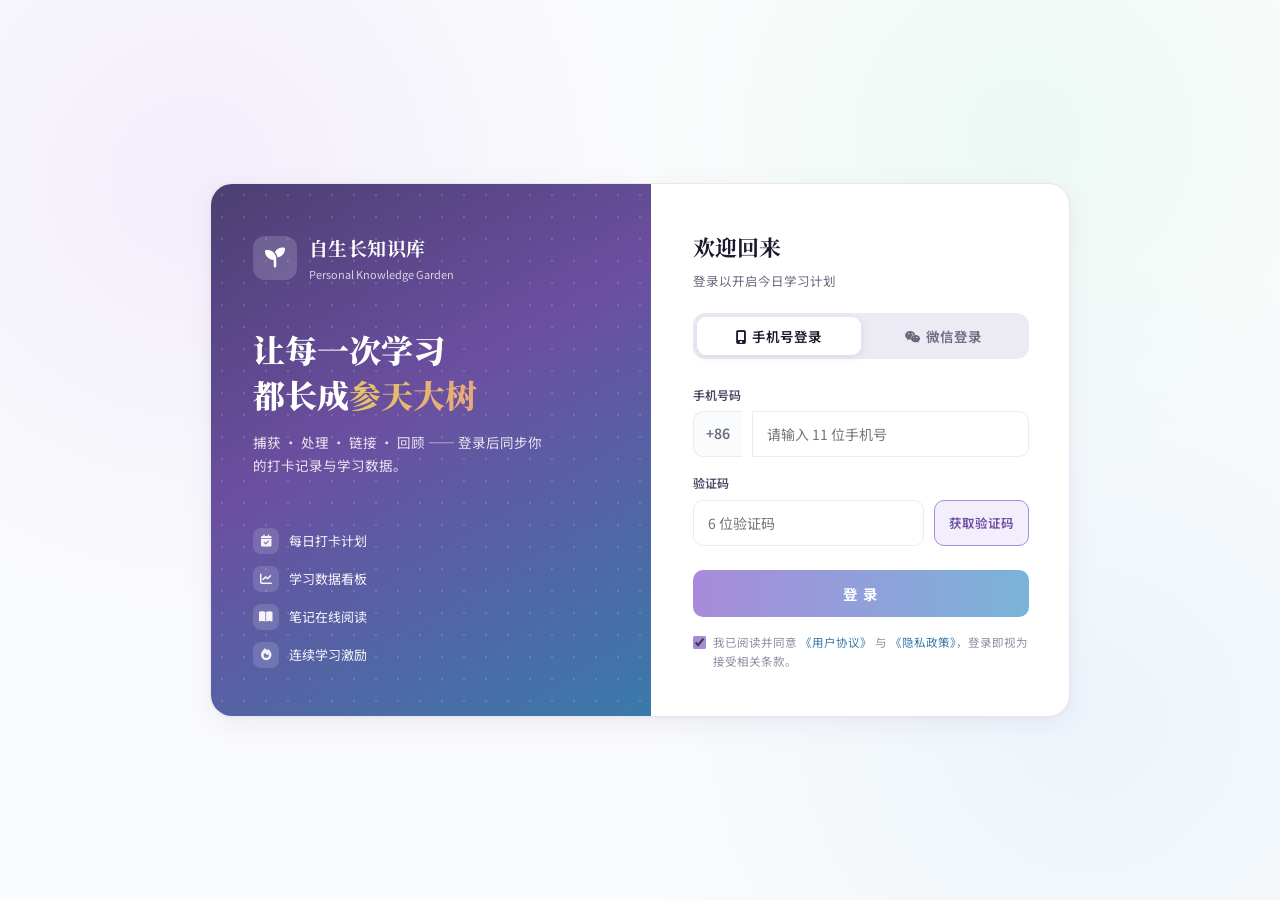
<file: 部署站点/checkin.html>
<!DOCTYPE html>
<html lang="zh-CN">
<head>
<meta charset="UTF-8">
<meta name="viewport" content="width=device-width, initial-scale=1.0">
<title>每日打卡 · 学习计划</title>
<!-- PWA Meta -->
<meta name="apple-mobile-web-app-capable" content="yes">
<meta name="apple-mobile-web-app-status-bar-style" content="black-translucent">
<meta name="apple-mobile-web-app-title" content="知识库">
<meta name="mobile-web-app-capable" content="yes">
<meta name="theme-color" content="#6b4fa0">
<meta name="description" content="个人知识管理系统 · 笔记浏览 · 每日学习打卡 · 马卡龙设计系统">
<!-- PWA Manifest -->
<link rel="manifest" href="manifest.json">
<!-- Icons -->
<link rel="icon" type="image/x-icon" href="icons/favicon.ico">
<link rel="icon" type="image/png" sizes="32x32" href="icons/favicon-32.png">
<link rel="icon" type="image/png" sizes="16x16" href="icons/favicon-16.png">
<link rel="apple-touch-icon" sizes="180x180" href="icons/apple-touch-icon.png">
<link rel="preconnect" href="https://fonts.googleapis.com">
<link href="https://fonts.googleapis.com/css2?family=Noto+Sans+SC:wght@300;400;500;700;900&family=Noto+Serif+SC:wght@600;700;900&family=DM+Sans:wght@400;500;700&display=swap" rel="stylesheet">
<link rel="stylesheet" href="https://cdnjs.cloudflare.com/ajax/libs/font-awesome/6.5.1/css/all.min.css">
<style>
  /* ===== 马卡龙六色设计系统（源自 html-beautifier）===== */
  :root {
    --rose-500:#e8889a;  --rose-100:#fdf0f3;  --rose-deep:#c45a65;
    --mint-500:#6bc4a6;  --mint-100:#edf9f4;  --mint-deep:#3d8e72;
    --lavender-500:#a78bda; --lavender-100:#f3eefb; --lavender-deep:#6b4fa0;
    --butter-500:#e4c56a; --butter-100:#fdf8e8; --butter-deep:#b89520;
    --sky-500:#7ab4d9;   --sky-100:#edf5fb;   --sky-deep:#3a7aaa;
    --peach-500:#e8a87c; --peach-100:#fdf3ec; --peach-deep:#c47530;
    --ink-900:#1a1a2e; --ink-600:#4a4862; --ink-500:#6b6880; --ink-400:#908da3; --ink-200:#d8d6e3; --ink-100:#eceaf3;
    --base-50:#fafbfc;
    --card-border:#e8e6ef;
    --card-shadow:0 1px 3px rgba(100,80,140,.04), 0 4px 16px rgba(100,80,140,.05);
    --danger:#e05c5c;
    --radius:16px; --radius-sm:10px;
  }
  *,*::before,*::after{ margin:0; padding:0; box-sizing:border-box; }
  body{
    font-family:'Noto Sans SC','DM Sans',-apple-system,'PingFang SC','Microsoft YaHei',sans-serif;
    background:var(--base-50); color:var(--ink-900); line-height:1.7;
  }
  .page{ max-width:1080px; margin:0 auto; padding:0 20px 40px; }

  /* ===== 顶部导航 ===== */
  .topnav{ display:flex; align-items:center; gap:18px; padding:14px 0; border-bottom:1px solid var(--card-border); margin-bottom:26px; }
  .topnav .logo{ display:flex; align-items:center; gap:10px; font-family:'Noto Serif SC',serif; font-weight:700; font-size:16px; }
  .topnav .logo .icon-box{ width:34px; height:34px; border-radius:10px; background:linear-gradient(135deg,var(--lavender-500),var(--sky-500));
    display:flex; align-items:center; justify-content:center; color:#fff; font-size:15px; }
  .nav-links{ display:flex; gap:6px; margin-left:12px; }
  .nav-links a{ text-decoration:none; color:var(--ink-500); font-size:13.5px; font-weight:500; padding:7px 14px; border-radius:20px; }
  .nav-links a.active{ background:var(--lavender-100); color:var(--lavender-deep); font-weight:600; }
  .nav-user{ margin-left:auto; display:flex; align-items:center; gap:10px; }
  .avatar{ width:32px; height:32px; border-radius:50%; background:linear-gradient(135deg,var(--peach-500),var(--rose-500));
    color:#fff; display:flex; align-items:center; justify-content:center; font-size:13px; font-weight:700; }
  .nav-user .uname{ font-size:13px; font-weight:600; color:var(--ink-600); }
  .btn-logout{ background:none; border:1px solid var(--card-border); color:var(--ink-400); font-size:12px;
    padding:5px 12px; border-radius:16px; cursor:pointer; font-family:inherit; }
  .btn-logout:hover{ border-color:var(--rose-500); color:var(--rose-deep); }

  /* ===== Hero 区 ===== */
  .hero{ display:flex; align-items:center; gap:30px; background:#fff; border:1px solid var(--card-border);
    border-radius:var(--radius); box-shadow:var(--card-shadow); padding:26px 30px; margin-bottom:16px; flex-wrap:wrap; }
  .hero-info{ flex:1; min-width:260px; }
  .hero-eyebrow{ display:inline-flex; align-items:center; gap:7px; font-size:11.5px; font-weight:700; letter-spacing:.08em;
    color:var(--lavender-deep); background:var(--lavender-100); padding:4px 12px; border-radius:14px; text-transform:uppercase; }
  .hero h1{ font-family:'Noto Serif SC',serif; font-size:27px; font-weight:900; margin:10px 0 4px; }
  .hero h1 .gt{ background:linear-gradient(90deg,var(--lavender-500),var(--sky-500)); -webkit-background-clip:text; background-clip:text; color:transparent; }
  .hero .date-line{ font-size:13px; color:var(--ink-500); }
  .hero-meta{ display:flex; gap:10px; margin-top:14px; flex-wrap:wrap; }
  .meta-pill{ display:inline-flex; align-items:center; gap:6px; font-size:12px; font-weight:600; padding:5px 12px; border-radius:14px; }
  .meta-pill.fire{ background:var(--rose-100); color:var(--rose-deep); }
  .meta-pill.gold{ background:var(--butter-100); color:var(--butter-deep); }
  /* 进度环 */
  .ring-wrap{ position:relative; width:132px; height:132px; flex-shrink:0; }
  .ring-wrap svg{ transform:rotate(-90deg); }
  .ring-bg{ fill:none; stroke:var(--ink-100); stroke-width:11; }
  .ring-fg{ fill:none; stroke:url(#ringGrad); stroke-width:11; stroke-linecap:round; }
  .ring-center{ position:absolute; inset:0; display:flex; flex-direction:column; align-items:center; justify-content:center; }
  .ring-center b{ font-family:'DM Sans',sans-serif; font-size:26px; font-weight:700; }
  .ring-center span{ font-size:10.5px; color:var(--ink-400); font-weight:600; letter-spacing:.05em; }

  /* ===== 统计卡 ===== */
  .stats-grid{ display:grid; grid-template-columns:repeat(4,1fr); gap:12px; margin-bottom:16px; }
  .stat-card{ background:#fff; border:1px solid var(--card-border); border-radius:var(--radius-sm); padding:16px 18px; box-shadow:var(--card-shadow); }
  .stat-top{ display:flex; align-items:center; gap:9px; }
  .icon-box{ border-radius:9px; display:flex; align-items:center; justify-content:center; flex-shrink:0; }
  .ib-34{ width:34px; height:34px; font-size:14px; }
  .ib-30{ width:30px; height:30px; font-size:13px; border-radius:8px; }
  .icon-box.rose{ background:var(--rose-100); color:var(--rose-deep); }
  .icon-box.mint{ background:var(--mint-100); color:var(--mint-deep); }
  .icon-box.sky{ background:var(--sky-100); color:var(--sky-deep); }
  .icon-box.butter{ background:var(--butter-100); color:var(--butter-deep); }
  .icon-box.lavender{ background:var(--lavender-100); color:var(--lavender-deep); }
  .icon-box.peach{ background:var(--peach-100); color:var(--peach-deep); }
  .stat-label{ font-size:11.5px; color:var(--ink-400); font-weight:600; }
  .stat-value{ font-family:'DM Sans',sans-serif; font-size:25px; font-weight:700; line-height:1.2; }
  .stat-value small{ font-size:13px; color:var(--ink-400); font-weight:600; }
  .stat-card.c-streak .stat-value{ color:var(--rose-deep); }
  .stat-card.c-done .stat-value{ color:var(--lavender-deep); }
  .stat-card.c-total .stat-value{ color:var(--mint-deep); }
  .stat-card.c-task .stat-value{ color:var(--sky-deep); }

  /* ===== 主布局 ===== */
  .main-grid{ display:grid; grid-template-columns:1.5fr 1fr; gap:14px; margin-bottom:16px; align-items:start; }
  .card{ background:#fff; border:1px solid var(--card-border); border-radius:var(--radius); box-shadow:var(--card-shadow); padding:20px; }
  .sec-head{ display:flex; align-items:center; gap:9px; margin-bottom:4px; }
  .sec-head h2{ font-family:'Noto Serif SC',serif; font-size:16.5px; font-weight:700; }
  .sec-head .hint{ margin-left:auto; font-size:11.5px; color:var(--ink-400); font-weight:400; }
  .divider{ height:2px; width:44px; border-radius:2px; background:linear-gradient(90deg,var(--lavender-500),var(--sky-500)); margin:6px 0 14px; }

  /* ===== 任务清单 ===== */
  .toolbar{ display:flex; gap:8px; margin-bottom:12px; flex-wrap:wrap; align-items:center; }
  .tpl-select{ padding:8px 12px; border:1.5px solid var(--card-border); border-radius:var(--radius-sm); font-size:12.5px;
    font-family:inherit; background:#fff; color:var(--ink-600); cursor:pointer; outline:none; max-width:190px; }
  .tpl-select:focus{ border-color:var(--lavender-500); }
  .btn{ padding:8px 14px; border-radius:var(--radius-sm); font-size:12.5px; font-weight:600; cursor:pointer;
    font-family:inherit; border:1.5px solid transparent; }
  .btn-ghost{ background:#fff; border-color:var(--card-border); color:var(--ink-500); }
  .btn-ghost:hover{ border-color:var(--lavender-500); color:var(--lavender-deep); }
  .btn-ghost.danger:hover{ border-color:var(--danger); color:var(--danger); }
  .btn-primary{ background:linear-gradient(90deg,var(--lavender-500),var(--sky-500)); color:#fff; border:none; }
  .btn-primary:hover{ opacity:.92; }

  .task-list{ list-style:none; }
  .task-item{ display:flex; align-items:center; gap:12px; padding:11px 14px; border:1.5px solid var(--card-border);
    border-radius:var(--radius-sm); margin-bottom:8px; cursor:pointer; user-select:none; background:#fff; }
  .task-item:hover{ border-color:var(--lavender-500); }
  .task-item.done{ background:var(--base-50); }
  .task-item.done .task-text{ text-decoration:line-through; color:var(--ink-400); }
  .task-item.starred{ border-color:var(--butter-500); background:var(--butter-100); }
  .task-item.starred.done{ background:var(--base-50); }
  .checkbox{ width:21px; height:21px; border-radius:6px; border:2px solid var(--ink-200); display:flex; align-items:center;
    justify-content:center; flex-shrink:0; color:#fff; font-size:11px; }
  .task-item.done .checkbox{ background:var(--mint-500); border-color:var(--mint-500); }
  .task-text{ flex:1; font-size:14px; min-width:0; }
  .tag{ display:inline-block; padding:1px 9px; border-radius:10px; font-size:10.5px; font-weight:600; margin-right:7px; vertical-align:1px; }
  .tag.python{ background:var(--sky-100); color:var(--sky-deep); }
  .tag.ai{ background:var(--lavender-100); color:var(--lavender-deep); }
  .tag.devops{ background:var(--mint-100); color:var(--mint-deep); }
  .tag.projects{ background:var(--peach-100); color:var(--peach-deep); }
  .tag.linux{ background:var(--rose-100); color:var(--rose-deep); }
  .tag.other{ background:var(--ink-100); color:var(--ink-500); }
  .star-btn{ background:none; border:none; cursor:pointer; color:var(--ink-200); font-size:14px; padding:3px; }
  .task-item.starred .star-btn{ color:var(--butter-500); }
  .del-btn{ background:none; border:none; cursor:pointer; color:var(--ink-200); font-size:13px; padding:3px; }
  .del-btn:hover{ color:var(--danger); }
  .task-empty{ text-align:center; padding:26px 10px; color:var(--ink-400); font-size:13px; }
  .task-empty i{ font-size:26px; display:block; margin-bottom:8px; color:var(--ink-200); }

  .add-form{ display:flex; gap:8px; margin-top:14px; padding-top:14px; border-top:1px dashed var(--ink-100); }
  .add-form input[type=text]{ flex:1; min-width:0; padding:10px 13px; border:1.5px solid var(--card-border); border-radius:var(--radius-sm);
    font-size:13.5px; font-family:inherit; outline:none; }
  .add-form input[type=text]:focus{ border-color:var(--lavender-500); }
  .add-form select{ padding:10px 10px; border:1.5px solid var(--card-border); border-radius:var(--radius-sm); font-size:12.5px;
    font-family:inherit; background:#fff; cursor:pointer; outline:none; }

  /* ===== 目标设定 ===== */
  .goal-desc{ font-size:12px; color:var(--ink-500); margin-bottom:12px; }
  .goal-opts{ display:grid; grid-template-columns:repeat(3,1fr); gap:8px; }
  .goal-opt{ border:1.5px solid var(--card-border); border-radius:var(--radius-sm); padding:12px 8px; text-align:center; cursor:pointer; background:#fff; }
  .goal-opt b{ display:block; font-family:'DM Sans',sans-serif; font-size:20px; }
  .goal-opt span{ font-size:10.5px; color:var(--ink-400); font-weight:600; }
  .goal-opt.active{ border-color:var(--mint-500); background:var(--mint-100); }
  .goal-opt.active b, .goal-opt.active span{ color:var(--mint-deep); }
  .goal-status{ margin-top:12px; padding:10px 14px; border-radius:var(--radius-sm); font-size:12.5px; font-weight:600; }
  .goal-status.ok{ background:var(--mint-100); color:var(--mint-deep); }
  .goal-status.no{ background:var(--butter-100); color:var(--butter-deep); }

  /* ===== 模板库 ===== */
  .tpl-list{ display:flex; flex-direction:column; gap:8px; }
  .tpl-card{ border:1.5px solid var(--card-border); border-radius:var(--radius-sm); padding:12px 14px; }
  .tpl-card .tpl-top{ display:flex; align-items:center; gap:8px; }
  .tpl-card .tpl-name{ font-size:13.5px; font-weight:700; flex:1; }
  .tpl-card .tpl-count{ font-size:11px; color:var(--ink-400); font-weight:600; }
  .tpl-card .tpl-items{ font-size:11.5px; color:var(--ink-500); margin-top:5px; line-height:1.6; }
  .tpl-card .tpl-actions{ display:flex; gap:6px; margin-top:9px; }
  .tpl-card .tpl-actions .btn{ padding:5px 11px; font-size:11.5px; }
  .save-tpl-form{ display:flex; gap:8px; margin-top:12px; padding-top:12px; border-top:1px dashed var(--ink-100); }
  .save-tpl-form input{ flex:1; min-width:0; padding:9px 12px; border:1.5px solid var(--card-border); border-radius:var(--radius-sm);
    font-size:12.5px; font-family:inherit; outline:none; }
  .save-tpl-form input:focus{ border-color:var(--lavender-500); }

  /* ===== 周视图 ===== */
  .week-grid{ display:grid; grid-template-columns:repeat(7,1fr); gap:8px; }
  .week-cell{ border:1.5px solid var(--card-border); border-radius:var(--radius-sm); padding:10px 6px; text-align:center; background:#fff; }
  .week-cell .wk{ font-size:10.5px; color:var(--ink-400); font-weight:700; }
  .week-cell .wd{ font-family:'DM Sans',sans-serif; font-size:17px; font-weight:700; margin:3px 0 7px; }
  .week-cell .dot{ width:26px; height:26px; margin:0 auto; border-radius:50%; display:flex; align-items:center; justify-content:center;
    font-size:11px; background:var(--ink-100); color:var(--ink-400); }
  .week-cell .dot.full{ background:var(--mint-500); color:#fff; }
  .week-cell .dot.part{ background:var(--butter-500); color:#fff; }
  .week-cell .dot.zero{ background:var(--rose-100); color:var(--rose-deep); }
  .week-cell.today{ border-color:var(--lavender-500); }
  .week-cell.future{ opacity:.45; }

  /* ===== 热力图 ===== */
  .heatmap{ display:grid; grid-template-columns:repeat(15,1fr); gap:6px; margin-top:6px; }
  .heat-cell{ aspect-ratio:1; border-radius:5px; background:var(--ink-100); cursor:default; }
  .heat-cell.lvl-1{ background:#dceee6; }
  .heat-cell.lvl-2{ background:#a9d9c4; }
  .heat-cell.lvl-3{ background:#6bc4a6; }
  .heat-cell.lvl-4{ background:#3d8e72; }
  .heat-cell.today{ outline:2.5px solid var(--lavender-500); outline-offset:1.5px; }
  .heat-legend{ display:flex; align-items:center; gap:7px; margin-top:12px; font-size:11px; color:var(--ink-400); justify-content:flex-end; }
  .heat-legend .scale{ display:flex; gap:3px; }
  .heat-legend .scale div{ width:12px; height:12px; border-radius:3px; }
  .heat-legend .scale div:nth-child(1){ background:var(--ink-100); }
  .heat-legend .scale div:nth-child(2){ background:#dceee6; }
  .heat-legend .scale div:nth-child(3){ background:#a9d9c4; }
  .heat-legend .scale div:nth-child(4){ background:#6bc4a6; }
  .heat-legend .scale div:nth-child(5){ background:#3d8e72; }

  /* ===== 成就墙 ===== */
  .badge-grid{ display:grid; grid-template-columns:repeat(5,1fr); gap:10px; }
  .badge{ border:1.5px solid var(--card-border); border-radius:var(--radius-sm); padding:14px 8px; text-align:center; background:#fff; }
  .badge .b-icon{ width:44px; height:44px; margin:0 auto 8px; border-radius:50%; background:var(--ink-100); color:var(--ink-200);
    display:flex; align-items:center; justify-content:center; font-size:18px; }
  .badge b{ display:block; font-size:12px; color:var(--ink-400); }
  .badge span{ font-size:10px; color:var(--ink-400); opacity:.7; }
  .badge.earned{ border-color:var(--butter-500); background:var(--butter-100); }
  .badge.earned .b-icon{ background:linear-gradient(135deg,var(--butter-500),var(--peach-500)); color:#fff; }
  .badge.earned b{ color:var(--butter-deep); }
  .badge.earned span{ color:var(--ink-500); opacity:1; }

  /* ===== 弹窗 ===== */
  .modal-mask{ position:fixed; inset:0; background:rgba(26,26,46,.5); display:none; align-items:center; justify-content:center; z-index:998; padding:20px; }
  .modal-mask.show{ display:flex; }
  .modal{ background:#fff; border-radius:var(--radius); padding:26px; max-width:460px; width:100%; }
  .modal h3{ font-family:'Noto Serif SC',serif; font-size:17px; margin-bottom:6px; }
  .modal .m-sub{ font-size:12.5px; color:var(--ink-500); margin-bottom:14px; }
  .modal .m-body{ font-size:13px; color:var(--ink-500); line-height:1.8; margin-bottom:18px; }
  .poster{ background:linear-gradient(150deg,var(--lavender-100),var(--sky-100)); border:1px solid var(--card-border);
    border-radius:var(--radius-sm); padding:18px 20px; font-size:13.5px; line-height:2; white-space:pre-wrap; color:var(--ink-600); }
  .modal-actions{ display:flex; gap:10px; margin-top:16px; justify-content:flex-end; }
  .btn-danger{ background:var(--danger); color:#fff; border:none; }

  /* ===== Toast & Footer ===== */
  .toast{ position:fixed; bottom:30px; left:50%; transform:translateX(-50%) translateY(110px); background:var(--ink-900);
    color:#fff; padding:12px 22px; border-radius:12px; font-size:13.5px; font-weight:500; box-shadow:0 12px 32px rgba(26,26,46,.28);
    transition:transform .3s; z-index:999; max-width:88vw; }
  .toast.show{ transform:translateX(-50%) translateY(0); }
  .footer{ text-align:center; color:var(--ink-400); font-size:12px; margin-top:30px; padding-top:18px; border-top:1px solid var(--card-border); }
  .footer kbd{ background:var(--ink-100); padding:1px 6px; border-radius:4px; font-size:11px; font-family:inherit; }

  /* ===== 响应式 ===== */
  @media (max-width:960px){
    .stats-grid{ grid-template-columns:repeat(2,1fr); }
    .main-grid{ grid-template-columns:1fr; }
    .badge-grid{ grid-template-columns:repeat(3,1fr); }
    .heatmap{ grid-template-columns:repeat(10,1fr); }
  }
  @media (max-width:640px){
    .hero{ padding:20px; }
    .ring-wrap{ width:110px; height:110px; }
    .stats-grid{ grid-template-columns:1fr 1fr; }
    .badge-grid{ grid-template-columns:repeat(2,1fr); }
    .nav-links{ display:none; }
  }
</style>
</head>
<body>
<div class="page">

  <!-- ===== 顶部导航 ===== -->
  <nav class="topnav">
    <div class="logo">
      <div class="icon-box ib-34" style="background:linear-gradient(135deg,var(--lavender-500),var(--sky-500)); color:#fff"><i class="fa-solid fa-seedling"></i></div>
      自生长知识库
    </div>
    <div class="nav-links">
      <a href="index.html">📊 知识库</a>
      <a href="今日打卡.html" class="active">📅 每日打卡</a>
    </div>
    <div class="nav-user">
      <div class="avatar" id="userAvatar">学</div>
      <span class="uname" id="userName">未登录</span>
      <button class="btn-logout" onclick="logout()">退出</button>
    </div>
  </nav>

  <!-- ===== Hero ===== -->
  <div class="hero">
    <div class="hero-info">
      <span class="hero-eyebrow"><i class="fa-solid fa-calendar-check"></i> DAILY CHECK-IN</span>
      <h1>今日<span class="gt">学习打卡</span></h1>
      <div class="date-line" id="dateText">—</div>
      <div class="hero-meta">
        <span class="meta-pill fire"><i class="fa-solid fa-fire"></i> 连续 <b id="heroStreak">0</b> 天</span>
        <span class="meta-pill gold"><i class="fa-solid fa-medal"></i> 累计 <b id="heroTotal">0</b> 天</span>
        <span class="meta-pill" style="background:var(--mint-100); color:var(--mint-deep)"><i class="fa-solid fa-bullseye"></i> <span id="heroGoalText">今日目标 80%</span></span>
      </div>
    </div>
    <div class="ring-wrap">
      <svg width="132" height="132" viewBox="0 0 132 132">
        <defs>
          <linearGradient id="ringGrad" x1="0%" y1="0%" x2="100%" y2="100%">
            <stop offset="0%" stop-color="#a78bda"/>
            <stop offset="100%" stop-color="#7ab4d9"/>
          </linearGradient>
        </defs>
        <circle class="ring-bg" cx="66" cy="66" r="56"/>
        <circle class="ring-fg" id="ringFg" cx="66" cy="66" r="56" stroke-dasharray="351.86" stroke-dashoffset="351.86"/>
      </svg>
      <div class="ring-center">
        <b id="ringPct">0%</b>
        <span>今日完成率</span>
      </div>
    </div>
  </div>

  <!-- ===== 统计卡 ===== -->
  <div class="stats-grid">
    <div class="stat-card c-streak">
      <div class="stat-top"><div class="icon-box ib-34 rose"><i class="fa-solid fa-fire"></i></div><div class="stat-label">连续打卡</div></div>
      <div class="stat-value"><span id="streakValue">0</span><small> 天</small></div>
    </div>
    <div class="stat-card c-done">
      <div class="stat-top"><div class="icon-box ib-34 lavender"><i class="fa-solid fa-list-check"></i></div><div class="stat-label">今日完成</div></div>
      <div class="stat-value"><span id="doneCount">0</span><small>/<span id="totalCount">0</span></small></div>
    </div>
    <div class="stat-card c-total">
      <div class="stat-top"><div class="icon-box ib-34 mint"><i class="fa-solid fa-medal"></i></div><div class="stat-label">累计打卡</div></div>
      <div class="stat-value"><span id="totalDays">0</span><small> 天</small></div>
    </div>
    <div class="stat-card c-task">
      <div class="stat-top"><div class="icon-box ib-34 sky"><i class="fa-solid fa-hammer"></i></div><div class="stat-label">累计完成任务</div></div>
      <div class="stat-value"><span id="totalTasks">0</span><small> 个</small></div>
    </div>
  </div>

  <!-- ===== 主区域：任务清单 + 右栏 ===== -->
  <div class="main-grid">
    <!-- 左：任务清单 -->
    <div class="card">
      <div class="sec-head">
        <div class="icon-box ib-30 lavender"><i class="fa-solid fa-list-check"></i></div>
        <h2>今日任务清单</h2>
        <span class="hint">点击勾选 · 点星标重点</span>
      </div>
      <div class="divider"></div>

      <div class="toolbar">
        <select class="tpl-select" id="tplSelect"><option value="">📋 套用计划模板…</option></select>
        <button class="btn btn-ghost" onclick="checkAll()"><i class="fa-solid fa-check-double"></i> 全部完成</button>
        <button class="btn btn-ghost" onclick="uncheckAll()"><i class="fa-solid fa-rotate-left"></i> 重置</button>
        <button class="btn btn-ghost danger" onclick="confirmClear()"><i class="fa-solid fa-trash-can"></i> 清空</button>
        <button class="btn btn-primary" style="margin-left:auto" onclick="openPoster()"><i class="fa-solid fa-share-nodes"></i> 打卡海报</button>
      </div>

      <ul class="task-list" id="taskList"></ul>

      <div class="add-form">
        <input type="text" id="newTaskInput" placeholder="添加一项今日学习任务…" maxlength="60">
        <select id="newTaskPillar">
          <option value="ai">🤖 AI学习</option>
          <option value="devops">🖥️ 运维</option>
          <option value="linux">🐧 Linux</option>
          <option value="projects">🚀 项目实战</option>
          <option value="python">🐍 语言</option>
          <option value="other">📚 其他</option>
        </select>
        <button class="btn btn-primary" onclick="addTask()"><i class="fa-solid fa-plus"></i> 添加</button>
      </div>
    </div>

    <!-- 右栏：目标 + 模板库 -->
    <div style="display:flex; flex-direction:column; gap:14px;">
      <div class="card">
        <div class="sec-head">
          <div class="icon-box ib-30 mint"><i class="fa-solid fa-bullseye"></i></div>
          <h2>今日目标</h2>
        </div>
        <div class="divider"></div>
        <div class="goal-desc">完成率达到目标档位，今天才算打卡成功（计入金色里程碑）。</div>
        <div class="goal-opts" id="goalOpts">
          <div class="goal-opt" data-goal="60"><b>60%</b><span>轻松档</span></div>
          <div class="goal-opt active" data-goal="80"><b>80%</b><span>标准档</span></div>
          <div class="goal-opt" data-goal="100"><b>100%</b><span>全力档</span></div>
        </div>
        <div class="goal-status no" id="goalStatus">距离目标还差 —</div>
      </div>

      <div class="card">
        <div class="sec-head">
          <div class="icon-box ib-30 peach"><i class="fa-solid fa-clipboard-list"></i></div>
          <h2>我的计划模板</h2>
          <span class="hint">一键生成今日计划</span>
        </div>
        <div class="divider"></div>
        <div class="tpl-list" id="tplList"></div>
        <div class="save-tpl-form">
          <input type="text" id="saveTplInput" placeholder="把今天的清单存为模板，命名为…" maxlength="20">
          <button class="btn btn-ghost" onclick="saveAsTemplate()"><i class="fa-solid fa-floppy-disk"></i> 保存</button>
        </div>
      </div>
    </div>
  </div>

  <!-- ===== 周视图 ===== -->
  <div class="card" style="margin-bottom:16px">
    <div class="sec-head">
      <div class="icon-box ib-30 sky"><i class="fa-solid fa-calendar-week"></i></div>
      <h2>本周打卡</h2>
      <span class="hint">绿=达标 · 黄=有完成 · 红=未完成</span>
    </div>
    <div class="divider"></div>
    <div class="week-grid" id="weekGrid"></div>
  </div>

  <!-- ===== 热力图 ===== -->
  <div class="card" style="margin-bottom:16px">
    <div class="sec-head">
      <div class="icon-box ib-30 mint"><i class="fa-solid fa-fire-flame-curved"></i></div>
      <h2>最近 30 天热力图</h2>
    </div>
    <div class="divider"></div>
    <div class="heatmap" id="heatmap"></div>
    <div class="heat-legend">
      完成率低 → 高
      <div class="scale"><div></div><div></div><div></div><div></div><div></div></div>
    </div>
  </div>

  <!-- ===== 成就墙 ===== -->
  <div class="card">
    <div class="sec-head">
      <div class="icon-box ib-30 butter"><i class="fa-solid fa-trophy"></i></div>
      <h2>成就徽章</h2>
      <span class="hint" id="badgeHint">已点亮 0 / 9 枚</span>
    </div>
    <div class="divider"></div>
    <div class="badge-grid" id="badgeGrid"></div>
  </div>

  <div class="footer">
    数据保存在浏览器本地 · 登录后按账号记录 · 按 <kbd>Ctrl</kbd>+<kbd>Shift</kbd>+<kbd>R</kbd> 强制刷新
  </div>
</div>

<!-- ===== 海报弹窗 ===== -->
<div class="modal-mask" id="posterModal">
  <div class="modal">
    <h3>📣 今日打卡海报</h3>
    <div class="m-sub">复制文案，分享到朋友圈 / 微信群，见证坚持的力量。</div>
    <div class="poster" id="posterText"></div>
    <div class="modal-actions">
      <button class="btn btn-ghost" onclick="closeModals()">关闭</button>
      <button class="btn btn-primary" onclick="copyPoster()"><i class="fa-solid fa-copy"></i> 复制文案</button>
    </div>
  </div>
</div>

<!-- ===== 清空确认弹窗 ===== -->
<div class="modal-mask" id="clearModal">
  <div class="modal">
    <h3>确定清空今日任务？</h3>
    <div class="m-body">清空后今天的完成记录不会被删除，但任务列表会恢复为空。你保存的「计划模板」不受影响。</div>
    <div class="modal-actions">
      <button class="btn btn-ghost" onclick="closeModals()">取消</button>
      <button class="btn btn-danger" onclick="clearToday()">确认清空</button>
    </div>
  </div>
</div>

<div class="toast" id="toast"></div>

<script>
/* =====================================================
 * 每日打卡 · 学习计划（增强版）
 * 功能：任务清单 / 每日目标 / 计划模板 / 周视图 /
 *       30天热力图 / 成就徽章 / 打卡海报
 * 数据：localStorage 按登录账号隔离，兼容旧版全局 key
 * ===================================================== */

/* ---------- 登录守卫与存储工具 ----------
 * file:// 协议下各页面 localStorage 相互隔离：
 * 登录态由登录页通过 URL hash 编码接力，本页接收后存入自己的存储区 */
function lsGet(key){ try{ return JSON.parse(localStorage.getItem(key)); }catch{ return null; } }
function lsSet(key,val){ try{ localStorage.setItem(key, JSON.stringify(val)); }catch(e){} }
function lsDel(key){ try{ localStorage.removeItem(key); }catch(e){} }
function encodeUser(u){ return btoa(encodeURIComponent(JSON.stringify(u))); }
function decodeUser(s){ try{ return JSON.parse(decodeURIComponent(atob(s))); }catch{ return null; } }

const curUser = (() => {
  // 0. 退出标记：清除本页登录态
  if (location.hash.indexOf('out=1') !== -1) {
    lsDel('zsk.user');
    history.replaceState(null, '', location.pathname + location.search);
    return null;
  }
  // 1. 本页已存有登录态
  let u = lsGet('zsk.user');
  if (u) return u;
  // 2. 从 URL hash 接力登录态
  const m = location.hash.match(/u=([^&]+)/);
  if (m) {
    u = decodeUser(m[1]);
    if (u && u.name) {
      lsSet('zsk.user', u);
      history.replaceState(null, '', location.pathname + location.search);
      return u;
    }
  }
  return null;
})();
if (!curUser) { location.replace('login.html'); }

/* 跨页导航：跳转到知识库时接力登录态 */
document.querySelectorAll('.nav-links a').forEach(a => {
  a.addEventListener('click', e => {
    if (curUser) {
      e.preventDefault();
      location.href = a.getAttribute('href') + '#u=' + encodeUser(curUser);
    }
  });
});

/* ---------- 数据键（按账号隔离；老用户自动继承旧数据）---------- */
const uid = curUser ? (curUser.account || curUser.name || 'guest') : 'guest';
const K = {
  today:     'checkin.today.'    + uid,
  history:   'checkin.history.'  + uid,
  templates: 'checkin.templates.'+ uid,
};
/* 首次使用时继承旧版全局数据（升级兼容，含 success 字段补算） */
(function migrateLegacy(){
  try {
    if (!localStorage.getItem(K.today) && localStorage.getItem('checkin.today'))
      localStorage.setItem(K.today, localStorage.getItem('checkin.today'));
    if (!localStorage.getItem(K.history) && localStorage.getItem('checkin.history')) {
      const h = JSON.parse(localStorage.getItem('checkin.history')) || {};
      /* 旧版历史无 success 字段，按 80% 目标档位补算，避免历史打卡天数清零 */
      Object.keys(h).forEach(k => {
        if (h[k] && h[k].success === undefined) h[k].success = (h[k].rate || 0) >= 0.8;
      });
      localStorage.setItem(K.history, JSON.stringify(h));
    }
  } catch(e) { /* 迁移失败不影响正常使用 */ }
})();

/* ---------- 日期与工具 ---------- */
const now = new Date();
const todayStr = fmtDate(now);
function fmtDate(d){
  return d.getFullYear() + '-' + String(d.getMonth()+1).padStart(2,'0') + '-' + String(d.getDate()).padStart(2,'0');
}
function genId(){ return Math.random().toString(36).slice(2,10); }
function load(key, fb){ try { return JSON.parse(localStorage.getItem(key)) ?? fb; } catch { return fb; } }
function save(key, val){ try { localStorage.setItem(key, JSON.stringify(val)); } catch(e){ /* 存储不可用时静默降级 */ } }
function escapeHtml(s){ return String(s).replace(/[&<>"']/g, c => ({'&':'&amp;','<':'&lt;','>':'&gt;','"':'&quot;',"'":'&#39;'}[c])); }
function truncate(s,n){ return s.length > n ? s.slice(0,n) + '…' : s; }
let toastTimer;
function toast(msg){
  const el = document.getElementById('toast');
  el.textContent = msg; el.classList.add('show');
  clearTimeout(toastTimer); toastTimer = setTimeout(() => el.classList.remove('show'), 1900);
}
const PILLAR_NAME = { ai:'AI学习', devops:'运维', linux:'Linux', projects:'项目实战', python:'语言', other:'其他' };

/* ---------- 内置模板 ---------- */
const BUILTIN_TPLS = [
  { name:'🌙 轻量日常', items:[
    { text:'复习昨日笔记 15 分钟', pillar:'other' },
    { text:'学习 1 个新知识点', pillar:'ai' },
    { text:'写 1 篇学习小结', pillar:'other' },
  ]},
  { name:'🤖 AI 学习日', items:[
    { text:'阅读 AI 学习笔记 2 篇', pillar:'ai' },
    { text:'动手练习一个 AI 工具', pillar:'ai' },
    { text:'整理 Prompt 技巧到笔记', pillar:'ai' },
  ]},
  { name:'🖥️ 运维充实日', items:[
    { text:'Linux 命令练习 30 分钟', pillar:'devops' },
    { text:'完成 1 个实验环境操作', pillar:'devops' },
    { text:'整理运维笔记与命令清单', pillar:'devops' },
  ]},
  { name:'🐧 Linux 学习日', items:[
    { text:'复习 Linux 文件系统与权限', pillar:'linux' },
    { text:'完成 Linux 练习题 1～6 题', pillar:'linux' },
    { text:'记录一次进程、端口或网络排错', pillar:'linux' },
  ]},
  { name:'🚀 项目冲刺日', items:[
    { text:'推进项目实战 1 个模块', pillar:'projects' },
    { text:'编写 / 调试项目代码', pillar:'projects' },
    { text:'复盘项目难点并记录', pillar:'projects' },
  ]},
];

/* ---------- 数据读写 ---------- */
function getToday(){
  let d = load(K.today, null);
  if (!d || d.date !== todayStr) {
    // 跨天：昨日数据在离开页面时已归档；这里重置今日
    const goal = d ? (d.goal || 80) : 80;
    d = { date: todayStr, goal, items: [] };
    save(K.today, d);
  }
  if (!d.goal) d.goal = 80;
  return d;
}
function setToday(d){ save(K.today, d); }
function getHistory(){ return load(K.history, {}); }
function getTpls(){
  const custom = load(K.templates, []);
  return BUILTIN_TPLS.concat(custom.map(t => ({ ...t, custom:true })));
}
function archiveHistory(d){
  const done = d.items.filter(t => t.done).length;
  const total = d.items.length;
  if (!total) return;
  const rate = done / total;
  const history = getHistory();
  history[d.date] = { done, total, rate, success: rate >= (d.goal||80)/100 };
  save(K.history, history);
}

/* ---------- 渲染总入口 ---------- */
function renderAll(){
  const d = getToday();
  const done = d.items.filter(t => t.done).length;
  const total = d.items.length;
  const rate = total ? Math.round(done / total * 100) : 0;

  renderHeader();
  renderRing(rate);
  renderStats(d, done, total);
  renderTasks();
  renderGoal(d, done, total, rate);
  renderTplUI();
  renderWeek();
  renderHeatmap();
  renderBadges();
}

function renderHeader(){
  const wk = ['日','一','二','三','四','五','六'][now.getDay()];
  document.getElementById('dateText').textContent =
    `${now.getFullYear()} 年 ${now.getMonth()+1} 月 ${now.getDate()} 日 · 星期${wk}`;
  // 用户信息
  if (curUser) {
    const name = curUser.name || '学习者';
    document.getElementById('userName').textContent = name;
    document.getElementById('userAvatar').textContent = name.slice(0,1).toUpperCase();
  }
}

function renderRing(rate){
  const C = 351.86; // 周长 2πr, r=56
  document.getElementById('ringFg').style.strokeDashoffset = C * (1 - rate/100);
  document.getElementById('ringPct').textContent = rate + '%';
}

function renderStats(d, done, total){
  const streak = calcStreak(d);
  const totalDays = calcTotalDays(d);
  const totalTasks = calcTotalTasks(d);
  document.getElementById('streakValue').textContent = streak;
  document.getElementById('doneCount').textContent = done;
  document.getElementById('totalCount').textContent = total;
  document.getElementById('totalDays').textContent = totalDays;
  document.getElementById('totalTasks').textContent = totalTasks;
  document.getElementById('heroStreak').textContent = streak;
  document.getElementById('heroTotal').textContent = totalDays;
  document.getElementById('heroGoalText').textContent = `今日目标 ${d.goal}%`;
}

function renderTasks(){
  const d = getToday();
  const ul = document.getElementById('taskList');
  if (!d.items.length) {
    ul.innerHTML = `<div class="task-empty"><i class="fa-regular fa-clipboard"></i>今日还没有任务，从右侧模板一键生成，或在下方添加 ✍️</div>`;
    return;
  }
  ul.innerHTML = d.items.map(t => `
    <li class="task-item ${t.done?'done':''} ${t.star?'starred':''}" data-id="${t.id}">
      <div class="checkbox"><i class="fa-solid fa-check"></i></div>
      <div class="task-text">
        <span class="tag ${t.pillar||'other'}">${PILLAR_NAME[t.pillar]||'其他'}</span>${escapeHtml(t.text)}
      </div>
      <button class="star-btn" data-act="star" title="标为重点"><i class="fa-${t.star?'solid':'regular'} fa-star"></i></button>
      <button class="del-btn" data-act="del" title="删除"><i class="fa-solid fa-xmark"></i></button>
    </li>`).join('');
  // 事件委托
  ul.querySelectorAll('.task-item').forEach(el => {
    el.addEventListener('click', e => {
      const id = el.dataset.id;
      const act = e.target.closest('[data-act]');
      if (act && act.dataset.act === 'del') { deleteTask(id); return; }
      if (act && act.dataset.act === 'star') { toggleStar(id); return; }
      toggleTask(id);
    });
  });
}

/* ---------- 统计计算 ---------- */
function calcStreak(d){
  // 连续打卡：今天达成目标从今天往回数；否则从昨天往回数
  const history = getHistory();
  let streak = 0, cur = new Date(now);
  const rateToday = d.items.length ? d.items.filter(t=>t.done).length / d.items.length : 0;
  if (rateToday >= (d.goal||80)/100) { streak = 1; }
  cur.setDate(cur.getDate() - 1);
  while (true) {
    const h = history[fmtDate(cur)];
    if (h && h.success) { streak++; cur.setDate(cur.getDate() - 1); }
    else break;
  }
  return streak;
}
function calcTotalDays(d){
  // 累计打卡 = 历史「打卡成功」天数 + 今天是否成功
  const history = getHistory();
  let n = Object.values(history).filter(h => h.success).length;
  const rateToday = d.items.length ? d.items.filter(t=>t.done).length / d.items.length : 0;
  if (rateToday >= (d.goal||80)/100) n++;
  return n;
}
function calcTotalTasks(d){
  const history = getHistory();
  let n = Object.values(history).reduce((s,h) => s + (h.done||0), 0);
  n += d.items.filter(t=>t.done).length;
  return n;
}

/* ---------- 目标设定 ---------- */
document.querySelectorAll('.goal-opt').forEach(opt => {
  opt.addEventListener('click', () => {
    const d = getToday();
    d.goal = Number(opt.dataset.goal);
    setToday(d);
    toast(`今日目标已设为 ${d.goal}%`);
    renderAll();
  });
});
function renderGoal(d, done, total, rate){
  document.querySelectorAll('.goal-opt').forEach(o =>
    o.classList.toggle('active', Number(o.dataset.goal) === d.goal));
  const st = document.getElementById('goalStatus');
  if (!total) {
    st.className = 'goal-status no';
    st.textContent = '先添加任务，再向目标发起冲刺！';
  } else if (rate >= d.goal) {
    st.className = 'goal-status ok';
    st.textContent = `🎉 已达成今日目标（${rate}% ≥ ${d.goal}%），今天打卡成功！`;
  } else {
    st.className = 'goal-status no';
    st.textContent = `距离目标还差 ${Math.ceil((d.goal/100*total) - done)} 项任务（当前 ${rate}%）`;
  }
}

/* ---------- 计划模板 ---------- */
function renderTplUI(){
  const tpls = getTpls();
  // 工具栏下拉
  const sel = document.getElementById('tplSelect');
  sel.innerHTML = '<option value="">📋 套用计划模板…</option>' +
    tpls.map((t,i) => `<option value="${i}">${escapeHtml(t.name)}（${t.items.length}项）</option>`).join('');
  // 模板卡片列表
  document.getElementById('tplList').innerHTML = tpls.map((t,i) => `
    <div class="tpl-card">
      <div class="tpl-top">
        <span class="tpl-name">${escapeHtml(t.name)}</span>
        <span class="tpl-count">${t.items.length} 项${t.custom?' · 自定义':''}</span>
      </div>
      <div class="tpl-items">${t.items.map(x => escapeHtml(truncate(x.text,14))).join(' · ')}</div>
      <div class="tpl-actions">
        <button class="btn btn-primary" onclick="applyTpl(${i})"><i class="fa-solid fa-wand-magic-sparkles"></i> 套用</button>
        ${t.custom ? `<button class="btn btn-ghost danger" onclick="deleteTpl(${i})"><i class="fa-solid fa-trash-can"></i> 删除</button>` : ''}
      </div>
    </div>`).join('');
}
document.getElementById('tplSelect').addEventListener('change', e => {
  const i = Number(e.target.value);
  if (e.target.value !== '') applyTpl(i);
  e.target.value = '';
});
function applyTpl(i){
  const tpls = getTpls();
  const tpl = tpls[i];
  if (!tpl) return;
  const d = getToday();
  if (d.items.length && !confirm(`套用模板「${tpl.name}」会先清空今日任务（已完成的今日记录不会丢失），继续？`)) return;
  d.items = tpl.items.map(x => ({ id: genId(), text: x.text, pillar: x.pillar, done: false, star: false }));
  setToday(d);
  toast(`已套用模板：${tpl.name}`);
  renderAll();
}
function saveAsTemplate(){
  const input = document.getElementById('saveTplInput');
  const name = input.value.trim();
  const d = getToday();
  if (!name)            { toast('请先给模板起个名字'); return; }
  if (!d.items.length)  { toast('今日清单为空，先添加任务再保存'); return; }
  const list = load(K.templates, []);
  list.push({ name, items: d.items.map(t => ({ text:t.text, pillar:t.pillar })) });
  save(K.templates, list);
  input.value = '';
  toast(`模板「${name}」已保存`);
  renderTplUI();
}
function deleteTpl(i){
  // 内置模板占据前 4 个位置，自定义模板索引需要偏移
  const idx = i - BUILTIN_TPLS.length;
  const list = load(K.templates, []);
  if (idx < 0 || idx >= list.length) return;
  const removed = list.splice(idx, 1)[0];
  save(K.templates, list);
  toast(`已删除模板：${removed.name}`);
  renderTplUI();
}

/* ---------- 任务操作 ---------- */
function toggleTask(id){
  const d = getToday();
  const item = d.items.find(t => t.id === id);
  if (!item) return;
  item.done = !item.done;
  setToday(d);
  if (item.done) {
    const total = d.items.length, done = d.items.filter(t=>t.done).length;
    const rate = Math.round(done/total*100);
    if (rate >= d.goal) toast(`打卡成功！完成率 ${rate}% 🎉`);
    else toast(`已打卡：${truncate(item.text,16)}（${done}/${total}）`);
  }
  renderAll();
}
function toggleStar(id){
  const d = getToday();
  const item = d.items.find(t => t.id === id);
  if (!item) return;
  item.star = !item.star;
  setToday(d);
  renderAll();
}
function addTask(){
  const input = document.getElementById('newTaskInput');
  const pillar = document.getElementById('newTaskPillar').value;
  const text = input.value.trim();
  if (!text) { toast('任务内容不能为空'); return; }
  const d = getToday();
  d.items.push({ id: genId(), text, pillar, done:false, star:false });
  setToday(d);
  input.value = '';
  toast(`已添加：${truncate(text,16)}`);
  renderAll();
}
function deleteTask(id){
  const d = getToday();
  d.items = d.items.filter(t => t.id !== id);
  setToday(d);
  toast('已删除任务');
  renderAll();
}
function checkAll(){
  const d = getToday();
  if (!d.items.length) { toast('还没有任务哦'); return; }
  d.items.forEach(t => t.done = true);
  setToday(d);
  toast('全部完成，打卡成功 🎉');
  renderAll();
}
function uncheckAll(){
  const d = getToday();
  d.items.forEach(t => t.done = false);
  setToday(d);
  toast('已重置完成状态');
  renderAll();
}
function confirmClear(){ document.getElementById('clearModal').classList.add('show'); }
function closeModals(){
  document.getElementById('clearModal').classList.remove('show');
  document.getElementById('posterModal').classList.remove('show');
}
function clearToday(){
  const d = getToday();
  archiveHistory(d);          // 先归档再清空
  setToday({ date: todayStr, goal: d.goal, items: [] });
  closeModals();
  toast('今日清单已清空');
  renderAll();
}

/* ---------- 周视图 ---------- */
function renderWeek(){
  const grid = document.getElementById('weekGrid');
  const history = getHistory();
  const d = getToday();
  const rateToday = d.items.length ? d.items.filter(t=>t.done).length / d.items.length : -1;
  const goalRatio = (d.goal||80) / 100;

  // 计算本周周一
  const monday = new Date(now);
  const day = now.getDay() === 0 ? 7 : now.getDay(); // 周日按 7 算
  monday.setDate(now.getDate() - (day - 1));

  const wkNames = ['周一','周二','周三','周四','周五','周六','周日'];
  let html = '';
  for (let i = 0; i < 7; i++) {
    const dayDate = new Date(monday); dayDate.setDate(monday.getDate() + i);
    const k = fmtDate(dayDate);
    const isToday = k === todayStr;
    const isFuture = dayDate > now && !isToday;

    let rate, done, total;
    if (isToday) {
      done = d.items.filter(t=>t.done).length; total = d.items.length;
      rate = total ? done/total : -1;
    } else if (history[k]) {
      done = history[k].done; total = history[k].total; rate = total ? done/total : -1;
    } else { rate = -1; done = 0; total = 0; }

    let dot = '', dotCls = '';
    if (rate === -1)                { dotCls = ''; dot = '<i class="fa-regular fa-circle"></i>'; }
    else if (rate >= goalRatio)     { dotCls = 'full'; dot = '<i class="fa-solid fa-check"></i>'; }
    else if (rate > 0)              { dotCls = 'part'; dot = Math.round(rate*100) + '%'; }
    else                            { dotCls = 'zero'; dot = '<i class="fa-solid fa-minus"></i>'; }

    html += `
      <div class="week-cell ${isToday?'today':''} ${isFuture?'future':''}" title="${k}${total?` · ${done}/${total} 完成`:''}">
        <div class="wk">${wkNames[i]}</div>
        <div class="wd">${dayDate.getDate()}</div>
        <div class="dot ${dotCls}">${dot}</div>
      </div>`;
  }
  grid.innerHTML = html;
}

/* ---------- 30 天热力图 ---------- */
function renderHeatmap(){
  const wrap = document.getElementById('heatmap');
  const history = getHistory();
  const d = getToday();
  const goalRatio = (d.goal||80) / 100;
  const cells = [];
  const start = new Date(now); start.setDate(now.getDate() - 29);

  for (let i = 0; i < 30; i++) {
    const dayDate = new Date(start); dayDate.setDate(start.getDate() + i);
    const k = fmtDate(dayDate);
    let done = 0, total = 0, rate = -1;
    if (k === todayStr) {
      done = d.items.filter(t=>t.done).length; total = d.items.length;
      rate = total ? done/total : -1;
    } else if (history[k]) {
      done = history[k].done; total = history[k].total;
      rate = total ? done/total : -1;
    }
    let lvl = 0;
    if (rate >= 0) {
      if (rate > 0 && rate < 0.34) lvl = 1;
      else if (rate < 0.67) lvl = 2;
      else if (rate < goalRatio) lvl = 3;
      else lvl = 4;
    }
    cells.push(`<div class="heat-cell ${lvl?'lvl-'+lvl:''} ${k===todayStr?'today':''}"
      title="${k}${total?` · ${done}/${total} 完成（${Math.round(rate*100)}%）`:' · 无任务'}"></div>`);
  }
  wrap.innerHTML = cells.join('');
}

/* ---------- 成就徽章 ---------- */
const BADGES = [
  { id:'first',     icon:'fa-flag-checkered', name:'初次打卡', desc:'完成第一次打卡',   check: s => s.totalDays >= 1 },
  { id:'streak3',   icon:'fa-fire',           name:'三日之约', desc:'连续打卡 3 天',     check: s => s.streak >= 3 },
  { id:'streak7',   icon:'fa-fire-flame-curved', name:'七日之期', desc:'连续打卡 7 天',  check: s => s.streak >= 7 },
  { id:'streak14',  icon:'fa-calendar-check', name:'半月坚持', desc:'连续打卡 14 天',    check: s => s.streak >= 14 },
  { id:'streak30',  icon:'fa-crown',          name:'月度大师', desc:'连续打卡 30 天',    check: s => s.streak >= 30 },
  { id:'total30',   name:'勤学不辍', icon:'fa-medal',  desc:'累计打卡 30 天',    check: s => s.totalDays >= 30 },
  { id:'task100',   name:'百题斩',   icon:'fa-hammer', desc:'累计完成 100 个任务', check: s => s.totalTasks >= 100 },
  { id:'perfect',   name:'完美一天', icon:'fa-star',   desc:'单日 100% 完成',    check: s => s.hasPerfect },
  { id:'weekend',   name:'周末战士', icon:'fa-umbrella-beach', desc:'周末打卡成功', check: s => s.hasWeekend },
];
function renderBadges(){
  const d = getToday();
  const history = getHistory();
  const stats = {
    streak: calcStreak(d),
    totalDays: calcTotalDays(d),
    totalTasks: calcTotalTasks(d),
    hasPerfect: Object.values(history).some(h => h.total > 0 && h.done === h.total) ||
                (d.items.length > 0 && d.items.every(t => t.done)),
    hasWeekend: Object.entries(history).some(([k,h]) => {
      if (!h.success) return false;
      const wd = new Date(k + 'T00:00:00').getDay();
      return wd === 0 || wd === 6;
    }),
  };
  let earned = 0;
  document.getElementById('badgeGrid').innerHTML = BADGES.map(b => {
    const ok = b.check(stats);
    if (ok) earned++;
    return `
      <div class="badge ${ok?'earned':''}" title="${b.desc}">
        <div class="b-icon"><i class="fa-solid ${b.icon}"></i></div>
        <b>${b.name}</b>
        <span>${b.desc}</span>
      </div>`;
  }).join('');
  document.getElementById('badgeHint').textContent = `已点亮 ${earned} / ${BADGES.length} 枚`;
}

/* ---------- 打卡海报 ---------- */
function openPoster(){
  const d = getToday();
  const done = d.items.filter(t=>t.done).length;
  const total = d.items.length;
  const rate = total ? Math.round(done/total*100) : 0;
  const streak = calcStreak(d), totalDays = calcTotalDays(d);
  const reach = rate >= d.goal;
  const wk = ['日','一','二','三','四','五','六'][now.getDay()];
  const name = (curUser && curUser.name) || '学习者';
  const text =
`📚 ${name} 的今日学习打卡
🗓 ${now.getFullYear()}年${now.getMonth()+1}月${now.getDate()}日 星期${wk}
✅ 今日完成 ${done}/${total} 项任务（${rate}%）
🎯 目标完成率 ${d.goal}% —— ${reach ? '已达成 ✓' : '继续努力！'}
🔥 已连续打卡 ${streak} 天 · 累计 ${totalDays} 天
—— 坚持学习，静待花开 🌱（自生长知识库）`;
  document.getElementById('posterText').textContent = text;
  document.getElementById('posterModal').classList.add('show');
}
function copyPoster(){
  const text = document.getElementById('posterText').textContent;
  if (navigator.clipboard && navigator.clipboard.writeText) {
    navigator.clipboard.writeText(text).then(
      () => toast('海报文案已复制到剪贴板'),
      () => fallbackCopy(text)
    );
  } else fallbackCopy(text);
}
function fallbackCopy(text){
  const ta = document.createElement('textarea');
  ta.value = text; document.body.appendChild(ta);
  ta.select();
  try { document.execCommand('copy'); toast('海报文案已复制到剪贴板'); }
  catch { toast('复制失败，请手动选择文本复制'); }
  document.body.removeChild(ta);
}

/* ---------- 退出登录 ---------- */
function logout(){
  if (!confirm('确定退出登录吗？本地打卡数据仍会保留。')) return;
  // 离开前归档今日数据
  const d = getToday();
  if (d.items.length) archiveHistory(d);
  lsDel('zsk.user');
  location.href = 'login.html#out=1';
}

/* ---------- 添加表单：回车提交 ---------- */
document.getElementById('newTaskInput').addEventListener('keydown', e => {
  if (e.key === 'Enter') addTask();
});

/* ---------- 离开页面时归档今日记录 ---------- */
window.addEventListener('beforeunload', () => {
  const d = load(K.today, null);
  if (d && d.date === todayStr && d.items.length) archiveHistory(d);
});

/* ---------- 启动 ---------- */
renderAll();
</script>

<script>
/* PWA Service Worker 注册（仅 http/https 环境生效） */
if ('serviceWorker' in navigator && location.protocol.startsWith('http')) {
  window.addEventListener('load', () => {
    navigator.serviceWorker.register('sw.js').catch(() => {});
  });
}
</script>
</body>
</html>
</file>
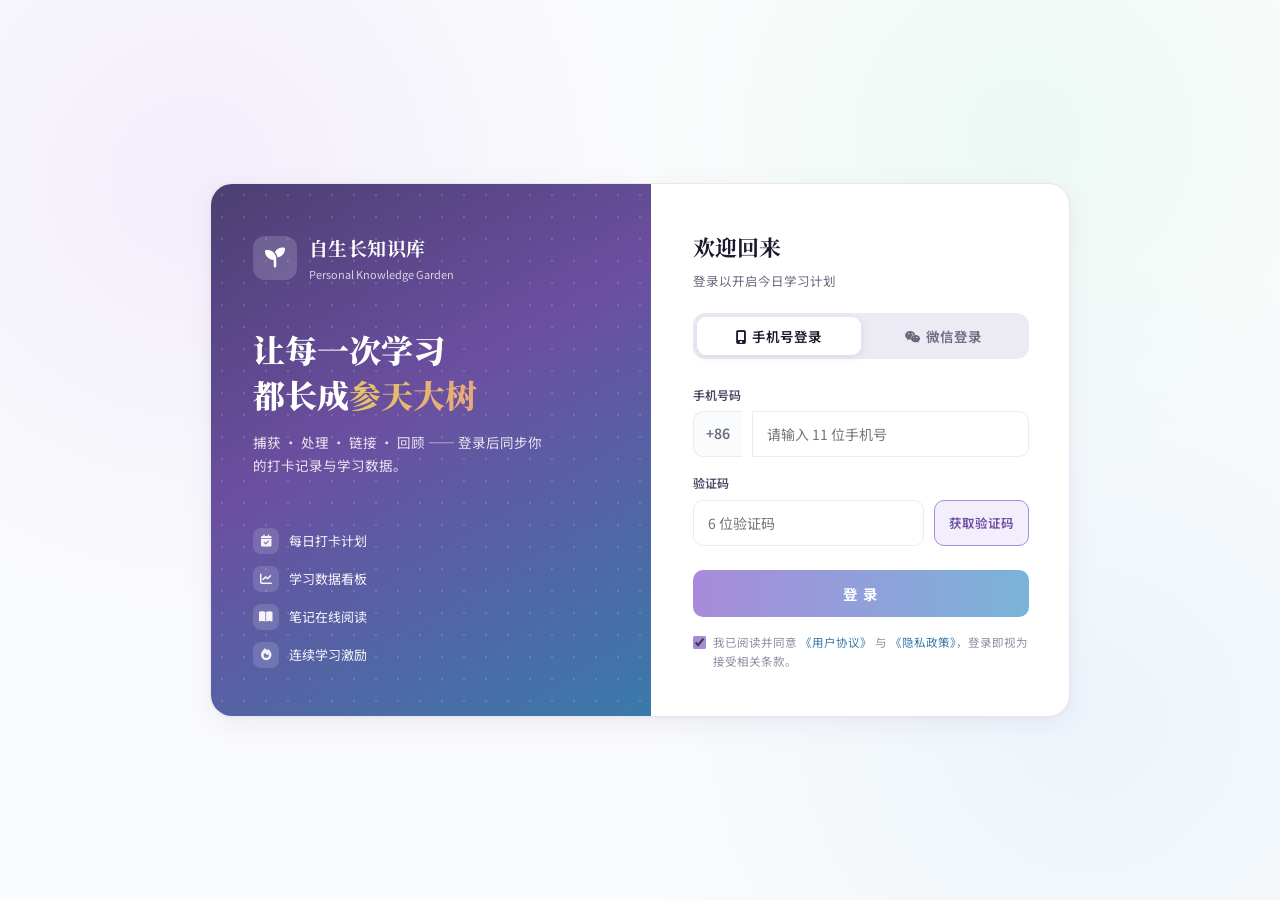
<file: 部署站点/login.html>
<!DOCTYPE html>
<html lang="zh-CN">
<head>
<meta charset="UTF-8">
<meta name="viewport" content="width=device-width, initial-scale=1.0">
<title>登录 · 自生长知识库</title>
<!-- PWA Meta -->
<meta name="apple-mobile-web-app-capable" content="yes">
<meta name="apple-mobile-web-app-status-bar-style" content="black-translucent">
<meta name="apple-mobile-web-app-title" content="知识库">
<meta name="mobile-web-app-capable" content="yes">
<meta name="theme-color" content="#6b4fa0">
<meta name="description" content="个人知识管理系统 · 笔记浏览 · 每日学习打卡 · 马卡龙设计系统">
<!-- PWA Manifest -->
<link rel="manifest" href="manifest.json">
<!-- Icons -->
<link rel="icon" type="image/x-icon" href="icons/favicon.ico">
<link rel="icon" type="image/png" sizes="32x32" href="icons/favicon-32.png">
<link rel="icon" type="image/png" sizes="16x16" href="icons/favicon-16.png">
<link rel="apple-touch-icon" sizes="180x180" href="icons/apple-touch-icon.png">
<link rel="preconnect" href="https://fonts.googleapis.com">
<link href="https://fonts.googleapis.com/css2?family=Noto+Sans+SC:wght@300;400;500;700;900&family=Noto+Serif+SC:wght@600;700;900&family=DM+Sans:wght@400;500;700&display=swap" rel="stylesheet">
<link rel="stylesheet" href="https://cdnjs.cloudflare.com/ajax/libs/font-awesome/6.5.1/css/all.min.css">
<style>
  /* ===== 马卡龙六色设计系统（源自 html-beautifier）===== */
  :root {
    --rose-500:#e8889a;  --rose-100:#fdf0f3;
    --mint-500:#6bc4a6;  --mint-100:#edf9f4;  --mint-deep:#3d8e72;
    --lavender-500:#a78bda; --lavender-100:#f3eefb; --lavender-deep:#6b4fa0;
    --butter-500:#e4c56a; --butter-100:#fdf8e8;
    --sky-500:#7ab4d9;   --sky-100:#edf5fb;   --sky-deep:#3a7aaa;
    --peach-500:#e8a87c; --peach-100:#fdf3ec;
    --ink-900:#1a1a2e; --ink-600:#4a4862; --ink-500:#6b6880; --ink-400:#908da3; --ink-200:#d8d6e3; --ink-100:#eceaf3;
    --base-50:#fafbfc;
    --card-border:#e8e6ef;
    --card-shadow:0 1px 3px rgba(100,80,140,.05), 0 8px 28px rgba(100,80,140,.08);
    --radius:16px; --radius-sm:10px;
  }
  *,*::before,*::after{ margin:0; padding:0; box-sizing:border-box; }
  body{
    font-family:'Noto Sans SC','DM Sans',-apple-system,'PingFang SC','Microsoft YaHei',sans-serif;
    background:var(--base-50); color:var(--ink-900); line-height:1.7;
    min-height:100vh; display:flex; align-items:center; justify-content:center; padding:24px;
    background-image:radial-gradient(circle at 15% 20%, var(--lavender-100) 0, transparent 34%),
                     radial-gradient(circle at 85% 80%, var(--sky-100) 0, transparent 36%),
                     radial-gradient(circle at 80% 15%, var(--mint-100) 0, transparent 30%);
  }
  .auth-wrap{ display:grid; grid-template-columns:440px 420px; width:860px; max-width:100%; background:#fff;
    border-radius:22px; overflow:hidden; border:1px solid var(--card-border); box-shadow:var(--card-shadow); }

  /* ===== 左侧品牌区 ===== */
  .brand{ position:relative; padding:48px 42px; color:#fff; overflow:hidden;
    background:linear-gradient(150deg,#4b3f72 0%, #6b4fa0 42%, #3a7aaa 100%); display:flex; flex-direction:column; }
  .brand::after{ content:''; position:absolute; inset:0;
    background-image:radial-gradient(rgba(255,255,255,.14) 1px, transparent 1px); background-size:22px 22px; pointer-events:none; }
  .brand-logo{ display:flex; align-items:center; gap:12px; position:relative; z-index:1; }
  .brand-logo .icon-box{ width:44px; height:44px; border-radius:12px; background:rgba(255,255,255,.16);
    display:flex; align-items:center; justify-content:center; font-size:20px; }
  .brand-logo b{ font-family:'Noto Serif SC',serif; font-size:19px; letter-spacing:.02em; }
  .brand-logo small{ display:block; font-size:11px; opacity:.75; font-weight:400; }
  .brand h1{ position:relative; z-index:1; font-family:'Noto Serif SC',serif; font-size:32px; font-weight:900; line-height:1.4; margin:44px 0 14px; }
  .brand h1 .gt{ background:linear-gradient(90deg,#e4c56a,#e8a87c); -webkit-background-clip:text; background-clip:text; color:transparent; }
  .brand p{ position:relative; z-index:1; font-size:13.5px; opacity:.85; max-width:300px; }
  .brand-feats{ position:relative; z-index:1; margin-top:auto; padding-top:36px; display:flex; flex-direction:column; gap:12px; }
  .brand-feats div{ display:flex; align-items:center; gap:10px; font-size:13px; opacity:.94; }
  .brand-feats i{ width:26px; height:26px; border-radius:8px; background:rgba(255,255,255,.15); display:flex; align-items:center; justify-content:center; font-size:12px; flex-shrink:0; }

  /* ===== 右侧登录区 ===== */
  .panel{ padding:44px 42px; display:flex; flex-direction:column; }
  .panel h2{ font-family:'Noto Serif SC',serif; font-size:22px; font-weight:700; }
  .panel .sub{ font-size:12.5px; color:var(--ink-500); margin:4px 0 22px; }

  /* Tabs */
  .tabs{ display:flex; background:var(--ink-100); border-radius:12px; padding:4px; margin-bottom:26px; }
  .tab{ flex:1; text-align:center; padding:9px 0; font-size:13.5px; font-weight:600; color:var(--ink-500);
    border-radius:9px; cursor:pointer; border:none; background:transparent; font-family:inherit; }
  .tab.active{ background:#fff; color:var(--ink-900); box-shadow:0 2px 8px rgba(100,80,140,.12); }
  .tab i{ margin-right:6px; }

  /* 表单 */
  .field{ margin-bottom:16px; }
  .field label{ display:block; font-size:12px; font-weight:600; color:var(--ink-600); margin-bottom:6px; }
  .input-row{ display:flex; gap:10px; }
  .field input{
    width:100%; padding:12px 14px; border:1.5px solid var(--ink-100); border-radius:var(--radius-sm);
    font-size:14px; font-family:inherit; outline:none; background:#fff; color:var(--ink-900);
  }
  .field input:focus{ border-color:var(--lavender-500); background:var(--lavender-50,#f9f6fd); }
  .input-prefix{ display:flex; align-items:center; padding:0 12px; border:1.5px solid var(--ink-100); border-right:none;
    border-radius:var(--radius-sm) 0 0 var(--radius-sm); font-size:14px; color:var(--ink-500); background:var(--base-50); font-weight:600; }
  .input-row .input-prefix + input{ border-radius:0 var(--radius-sm) var(--radius-sm) 0; }
  .btn-code{ flex-shrink:0; padding:0 14px; border:1.5px solid var(--lavender-500); background:var(--lavender-100);
    color:var(--lavender-deep); font-size:12.5px; font-weight:600; border-radius:var(--radius-sm); cursor:pointer; font-family:inherit; white-space:nowrap; }
  .btn-code:disabled{ border-color:var(--ink-200); background:var(--ink-100); color:var(--ink-400); cursor:not-allowed; }

  .btn-primary{
    width:100%; padding:13px; margin-top:8px; border:none; border-radius:var(--radius-sm);
    background:linear-gradient(90deg,var(--lavender-500),var(--sky-500)); color:#fff;
    font-size:14.5px; font-weight:700; cursor:pointer; font-family:inherit; letter-spacing:.06em;
  }
  .btn-primary:disabled{ opacity:.55; cursor:not-allowed; }

  .agree{ display:flex; align-items:flex-start; gap:7px; font-size:11.5px; color:var(--ink-400); margin-top:16px; }
  .agree input{ margin-top:3px; accent-color:var(--lavender-500); }
  .agree a{ color:var(--sky-deep); text-decoration:none; }

  /* 微信二维码 */
  .wechat-box{ text-align:center; padding:6px 0 2px; }
  .qr-frame{ width:196px; height:196px; margin:6px auto 14px; border:1.5px solid var(--card-border); border-radius:14px;
    padding:12px; position:relative; background:#fff; }
  .qr-grid{ width:100%; height:100%; display:grid; grid-template-columns:repeat(12,1fr); grid-template-rows:repeat(12,1fr); gap:1.5px; }
  .qr-grid i{ border-radius:1.5px; }
  .qr-corner{ position:absolute; width:34px; height:34px; border:4px solid var(--ink-900); border-radius:6px; background:#fff; }
  .qr-corner::after{ content:''; position:absolute; inset:7px; background:var(--ink-900); border-radius:2px; }
  .qr-corner.tl{ top:22px; left:22px; } .qr-corner.tr{ top:22px; right:22px; } .qr-corner.bl{ bottom:22px; left:22px; }
  .qr-logo{ position:absolute; inset:0; margin:auto; width:38px; height:38px; border-radius:9px; background:#07c160;
    display:flex; align-items:center; justify-content:center; color:#fff; font-size:19px; border:3px solid #fff; }
  .wechat-tip{ font-size:12.5px; color:var(--ink-500); }
  .wechat-tip i{ color:#07c160; margin-right:5px; }
  .qr-scanned{ position:absolute; inset:0; background:rgba(255,255,255,.94); border-radius:14px;
    display:none; flex-direction:column; align-items:center; justify-content:center; gap:10px; }
  .qr-scanned.show{ display:flex; }
  .qr-scanned .ok{ width:52px; height:52px; border-radius:50%; background:var(--mint-100); color:var(--mint-deep);
    display:flex; align-items:center; justify-content:center; font-size:24px; }
  .qr-scanned b{ font-size:14px; }
  .qr-scanned span{ font-size:12px; color:var(--ink-500); }
  .btn-ghost{ margin-top:14px; background:none; border:none; color:var(--sky-deep); font-size:12px; cursor:pointer; font-family:inherit; }

  /* Toast */
  .toast{ position:fixed; bottom:32px; left:50%; transform:translateX(-50%) translateY(120px);
    background:var(--ink-900); color:#fff; padding:12px 22px; border-radius:12px; font-size:13.5px; font-weight:500;
    box-shadow:0 12px 32px rgba(26,26,46,.28); transition:transform .3s; z-index:99; max-width:88vw; }
  .toast.show{ transform:translateX(-50%) translateY(0); }
  .toast .code{ font-family:'DM Sans',monospace; font-weight:700; color:var(--butter-500); letter-spacing:.15em; }

  @media (max-width:860px){
    .auth-wrap{ grid-template-columns:1fr; width:440px; }
    .brand{ padding:34px 30px 28px; }
    .brand h1{ font-size:25px; margin:26px 0 10px; }
    .brand-feats{ flex-direction:row; flex-wrap:wrap; gap:8px 18px; padding-top:22px; }
    .panel{ padding:32px 26px; }
  }
</style>
</head>
<body>

<div class="auth-wrap">
  <!-- 左侧品牌区 -->
  <div class="brand">
    <div class="brand-logo">
      <div class="icon-box"><i class="fa-solid fa-seedling"></i></div>
      <div><b>自生长知识库</b><small>Personal Knowledge Garden</small></div>
    </div>
    <h1>让每一次学习<br>都长成<span class="gt">参天大树</span></h1>
    <p>捕获 · 处理 · 链接 · 回顾 —— 登录后同步你的打卡记录与学习数据。</p>
    <div class="brand-feats">
      <div><i class="fa-solid fa-calendar-check"></i>每日打卡计划</div>
      <div><i class="fa-solid fa-chart-line"></i>学习数据看板</div>
      <div><i class="fa-solid fa-book-open"></i>笔记在线阅读</div>
      <div><i class="fa-solid fa-fire"></i>连续学习激励</div>
    </div>
  </div>

  <!-- 右侧登录区 -->
  <div class="panel">
    <h2>欢迎回来</h2>
    <div class="sub">登录以开启今日学习计划</div>

    <div class="tabs">
      <button class="tab active" data-tab="phone"><i class="fa-solid fa-mobile-screen"></i>手机号登录</button>
      <button class="tab" data-tab="wechat"><i class="fa-brands fa-weixin"></i>微信登录</button>
    </div>

    <!-- 手机号登录 -->
    <div id="pane-phone">
      <div class="field">
        <label>手机号码</label>
        <div class="input-row">
          <span class="input-prefix">+86</span>
          <input type="tel" id="phoneInput" placeholder="请输入 11 位手机号" maxlength="11" inputmode="numeric">
        </div>
      </div>
      <div class="field">
        <label>验证码</label>
        <div class="input-row">
          <input type="text" id="codeInput" placeholder="6 位验证码" maxlength="6" inputmode="numeric">
          <button class="btn-code" id="btnSendCode">获取验证码</button>
        </div>
      </div>
      <button class="btn-primary" id="btnPhoneLogin">登 录</button>
    </div>

    <!-- 微信登录 -->
    <div id="pane-wechat" style="display:none">
      <div class="wechat-box">
        <div class="qr-frame" id="qrFrame">
          <div class="qr-grid" id="qrGrid"></div>
          <div class="qr-corner tl"></div><div class="qr-corner tr"></div><div class="qr-corner bl"></div>
          <div class="qr-logo"><i class="fa-brands fa-weixin"></i></div>
          <div class="qr-scanned" id="qrScanned">
            <div class="ok"><i class="fa-solid fa-check"></i></div>
            <b>扫码成功</b>
            <span>请在手机上确认登录</span>
            <button class="btn-ghost" id="btnWechatConfirm">模拟：手机确认登录 →</button>
          </div>
        </div>
        <div class="wechat-tip"><i class="fa-brands fa-weixin"></i>打开微信「扫一扫」扫描二维码登录</div>
        <button class="btn-ghost" id="btnRefreshQr">二维码已过期？点击刷新</button>
      </div>
    </div>

    <div class="agree">
      <input type="checkbox" id="agreeCheck" checked>
      <span>我已阅读并同意 <a href="#">《用户协议》</a> 与 <a href="#">《隐私政策》</a>，登录即视为接受相关条款。</span>
    </div>
  </div>
</div>

<div class="toast" id="toast"></div>

<script>
/* =====================================================
 * 登录模块（前端模拟实现）
 * 说明：真实上线需后端配合 ——
 *  · 手机验证码需接入短信服务商（阿里云/腾讯云短信）
 *  · 微信登录需接入微信开放平台 OAuth2.0
 * 当前版本在浏览器本地模拟完整流程，数据存 localStorage
 * ===================================================== */
const USER_KEY = 'zsk.user';          // 当前登录用户
const USERS_KEY = 'zsk.users';        // 已注册用户表 {phoneOrWx: {name,avatar,type}}

/* ---------- 工具 ---------- */
function load(key, fallback){ try{ return JSON.parse(localStorage.getItem(key)) ?? fallback; }catch{ return fallback; } }
function save(key, val){ try{ localStorage.setItem(key, JSON.stringify(val)); }catch(e){ /* 存储不可用时静默降级 */ } }
function remove(key){ try{ localStorage.removeItem(key); }catch(e){} }
/* file:// 协议下各页面 localStorage 相互隔离，登录态通过 URL hash 编码接力 */
function encodeUser(u){ return btoa(encodeURIComponent(JSON.stringify(u))); }
function decodeUser(s){ try{ return JSON.parse(decodeURIComponent(atob(s))); }catch{ return null; } }
function withHash(url, u){ return url + '#u=' + encodeUser(u); }

let toastTimer;
function toast(html){
  const el = document.getElementById('toast');
  el.innerHTML = html; el.classList.add('show');
  clearTimeout(toastTimer); toastTimer = setTimeout(()=>el.classList.remove('show'), 2600);
}

/* 退出标记：带 #out=1 进入时清除本页残留登录态，避免「退出后又被自动登回」 */
if (location.hash.indexOf('out=1') !== -1) {
  remove(USER_KEY);
  history.replaceState(null, '', location.pathname + location.search);
} else if (load(USER_KEY, null)) {
  /* 已在本页登录过 → 带登录态接力进主页（防止踢回登录页死循环） */
  location.replace(withHash('index.html', load(USER_KEY, null)));
}

/* ---------- Tab 切换 ---------- */
document.querySelectorAll('.tab').forEach(tab=>{
  tab.addEventListener('click', ()=>{
    document.querySelectorAll('.tab').forEach(t=>t.classList.remove('active'));
    tab.classList.add('active');
    const target = tab.dataset.tab;
    document.getElementById('pane-phone').style.display  = target==='phone'  ? 'block':'none';
    document.getElementById('pane-wechat').style.display = target==='wechat' ? 'block':'none';
  });
});

/* ---------- 公共：完成登录 ---------- */
function finishLogin(account, type){
  const users = load(USERS_KEY, {});
  // 老用户读档案，新用户建档
  const user = users[account] || {
    name: type==='phone' ? `学习者${account.slice(-4)}` : '微信学习er',
    avatar: null,
    type, account
  };
  users[account] = user;
  save(USERS_KEY, users);
  const session = { ...user, loginAt: Date.now() };
  save(USER_KEY, session);
  toast(`登录成功，欢迎回来 · ${user.name}`);
  // 登录态编码进 hash，接力给目标页
  setTimeout(()=> location.href = withHash('index.html', session), 700);
}

function checkAgree(){
  if (!document.getElementById('agreeCheck').checked){
    toast('请先勾选并同意《用户协议》与《隐私政策》');
    return false;
  }
  return true;
}

/* ========== 手机号登录 ========== */
const phoneInput = document.getElementById('phoneInput');
const codeInput  = document.getElementById('codeInput');
const btnSend    = document.getElementById('btnSendCode');
const btnLogin   = document.getElementById('btnPhoneLogin');
let sentCode = null, cooldown = 0, cdTimer = null;

const PHONE_RE = /^1[3-9]\d{9}$/;

phoneInput.addEventListener('input', ()=> phoneInput.value = phoneInput.value.replace(/\D/g,''));
codeInput .addEventListener('input', ()=> codeInput.value  = codeInput.value.replace(/\D/g,''));

btnSend.addEventListener('click', ()=>{
  const phone = phoneInput.value.trim();
  if (!PHONE_RE.test(phone)){ toast('手机号格式不正确，请检查后重试'); return; }
  // 模拟服务端发送验证码（真实环境由短信服务商下发）
  sentCode = String(Math.floor(100000 + Math.random()*900000));
  toast(`验证码已发送（模拟）：<span class="code">${sentCode}</span>`);
  // 60 秒倒计时
  cooldown = 60;
  btnSend.disabled = true;
  btnSend.textContent = `${cooldown}s 后重发`;
  cdTimer = setInterval(()=>{
    cooldown--;
    if (cooldown <= 0){ clearInterval(cdTimer); btnSend.disabled = false; btnSend.textContent = '获取验证码'; }
    else btnSend.textContent = `${cooldown}s 后重发`;
  }, 1000);
});

btnLogin.addEventListener('click', ()=>{
  const phone = phoneInput.value.trim();
  const code  = codeInput.value.trim();
  if (!PHONE_RE.test(phone)) { toast('请先输入正确的手机号'); return; }
  if (!sentCode)             { toast('请先获取验证码'); return; }
  if (code.length !== 6)     { toast('请输入 6 位验证码'); return; }
  if (code !== sentCode)     { toast('验证码错误，请重新输入'); return; }
  if (!checkAgree())         return;
  finishLogin(phone, 'phone');
});
codeInput.addEventListener('keydown', e=>{ if(e.key==='Enter') btnLogin.click(); });

/* ========== 微信登录 ========== */
const qrGrid    = document.getElementById('qrGrid');
const qrScanned = document.getElementById('qrScanned');
let qrExpireTimer = null, scanTimer = null;

function drawMockQr(){
  // 生成装饰性模拟二维码图案（非真实可扫）
  qrGrid.innerHTML = '';
  for (let i=0; i<144; i++){
    const cell = document.createElement('i');
    cell.style.background = Math.random() > .52 ? '#1a1a2e' : 'transparent';
    qrGrid.appendChild(cell);
  }
  qrScanned.classList.remove('show');
  // 7 秒后自动进入"已扫码"演示态（模拟用户拿手机扫了）
  clearTimeout(scanTimer);
  scanTimer = setTimeout(()=> qrScanned.classList.add('show'), 3500);
  // 2 分钟过期
  clearTimeout(qrExpireTimer);
  qrExpireTimer = setTimeout(()=> toast('二维码已过期，请点击刷新'), 120000);
}
drawMockQr();

document.getElementById('btnRefreshQr').addEventListener('click', drawMockQr);
document.getElementById('btnWechatConfirm').addEventListener('click', ()=>{
  if (!checkAgree()) return;
  // 模拟微信端确认后返回的临时凭证 → 换取登录态
  const mockWxId = 'wx_' + Math.random().toString(36).slice(2, 10);
  finishLogin(mockWxId, 'wechat');
});
</script>
</body>
</html>
</file>
